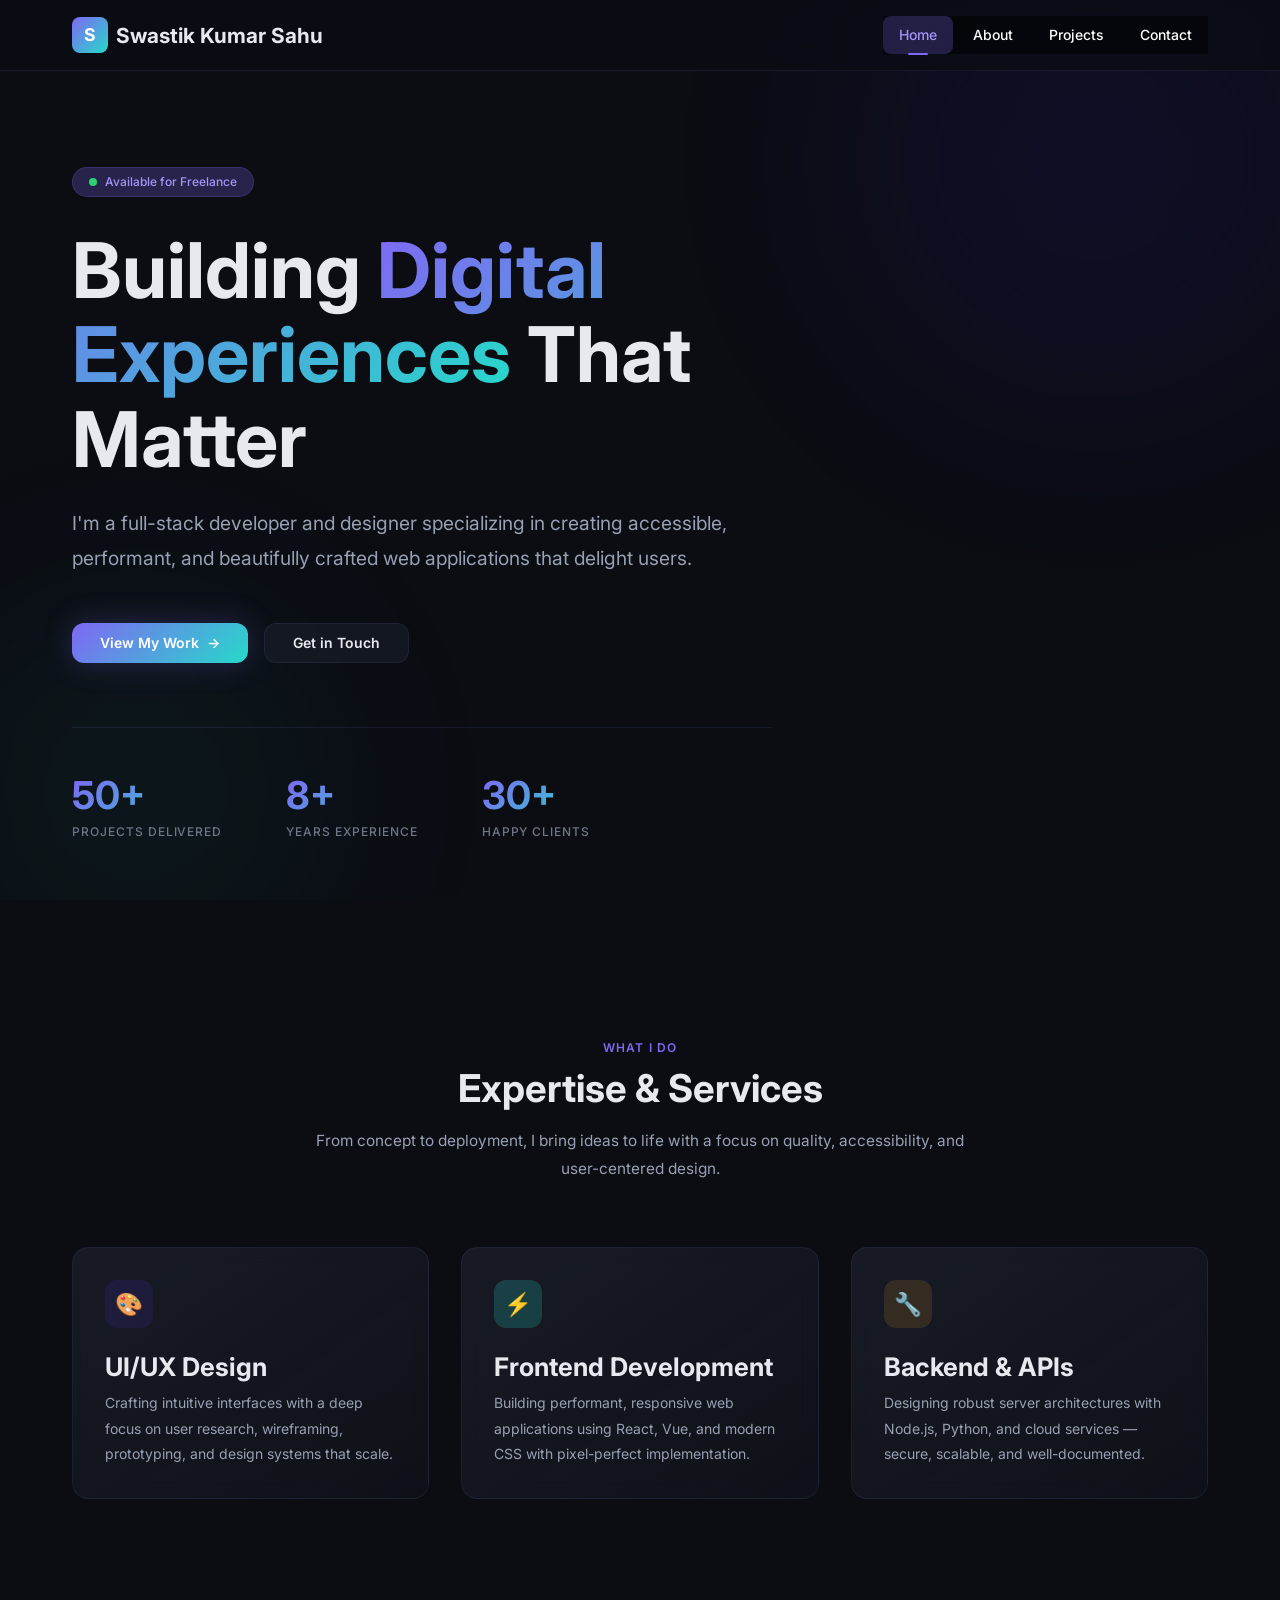
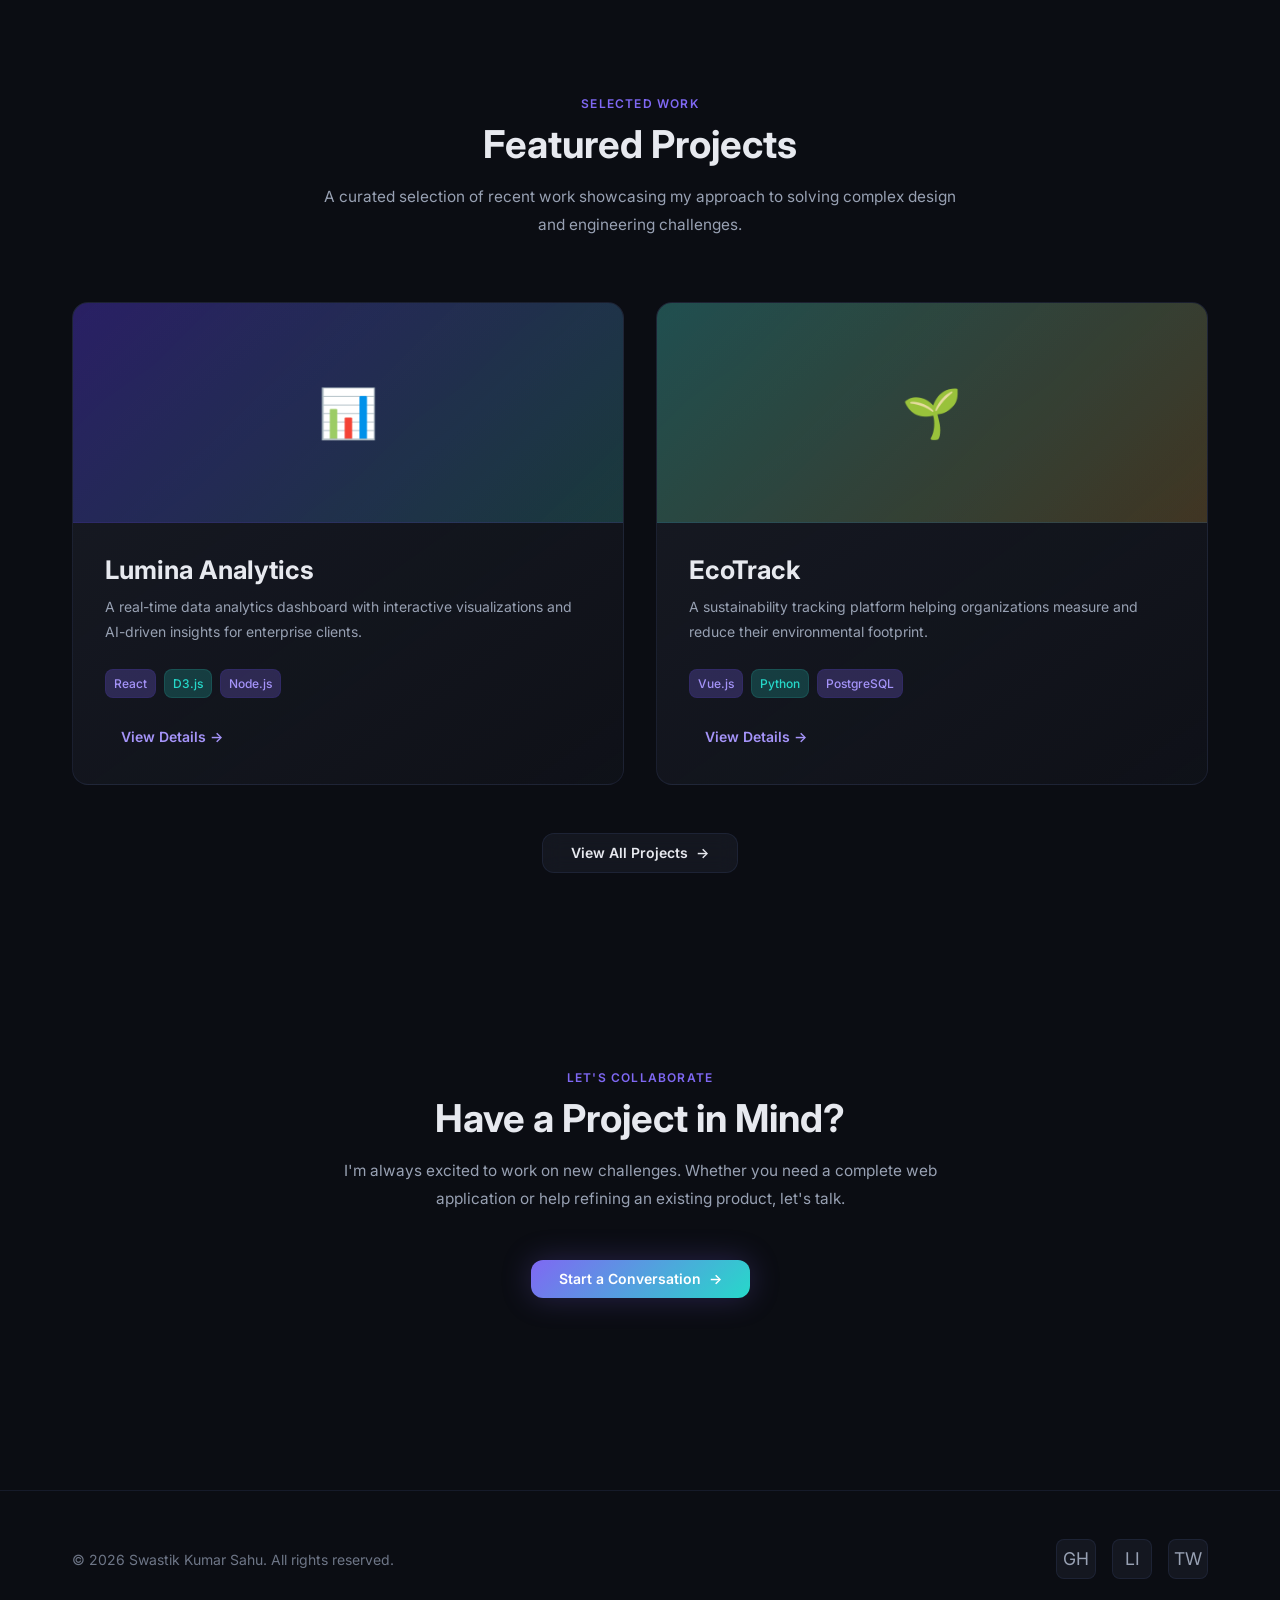
<file: index.html>
<!DOCTYPE html>
<html lang="en" dir="ltr">
<head>
  <meta charset="UTF-8">
  <meta name="viewport" content="width=device-width, initial-scale=1.0">

  <!-- SEO Meta Tags -->
  <title>Swastik Kumar Sahu — Full-Stack Developer</title>
  <meta name="description" content="Swastik Kumar Sahu is a full-stack developer and designer crafting elegant, accessible web experiences. Explore projects, skills, and get in touch.">
  <meta name="keywords" content="full-stack developer, web designer, portfolio, accessibility, UI/UX">
  <meta name="author" content="Swastik Kumar Sahu">
  <meta name="robots" content="index, follow">

  <!-- Open Graph / Social -->
  <meta property="og:type" content="website">
  <meta property="og:title" content="Swastik Kumar Sahu — Full-Stack Developer & Designer">
  <meta property="og:description" content="Crafting elegant, accessible web experiences with modern technologies.">
  <meta property="og:url" content="https://swastikkumarsahu.dev">
  <meta property="og:locale" content="en_US">

  <!-- Twitter Card -->
  <meta name="twitter:card" content="summary_large_image">
  <meta name="twitter:title" content="Swastik Kumar Sahu — Full-Stack Developer & Designer">
  <meta name="twitter:description" content="Crafting elegant, accessible web experiences with modern technologies.">

  <!-- Canonical -->
  <link rel="canonical" href="https://swastikkumarsahu.dev/">

  <!-- Preconnect for fonts -->
  <link rel="preconnect" href="https://fonts.googleapis.com">
  <link rel="preconnect" href="https://fonts.gstatic.com" crossorigin>
  <link href="https://fonts.googleapis.com/css2?family=Inter:wght@400;500;600;700&display=swap" rel="stylesheet">

  <!-- Theme color -->
  <meta name="theme-color" content="#0f1118">

  <!-- Stylesheet -->
  <link rel="stylesheet" href="styles.css">
</head>
<body>
  <!-- Ambient background orbs (decorative) -->
  <div class="bg-orbs" aria-hidden="true"></div>

  <!-- Skip to main content — WCAG 2.4.1 -->
  <a href="#main-content" class="skip-link">Skip to main content</a>

  <!-- ===================== SITE HEADER ===================== -->
  <header class="site-header" role="banner">
    <div class="container">
      <a href="index.html" class="site-logo" aria-label="Swastik Kumar Sahu — Home">
        <span class="logo-icon" aria-hidden="true">S</span>
        <span>Swastik Kumar Sahu</span>
      </a>

      <!-- Mobile nav toggle -->
      <button
        class="nav-toggle"
        id="nav-toggle"
        aria-expanded="false"
        aria-controls="primary-nav"
        aria-label="Open navigation menu"
      >
        <span class="nav-toggle__icon" aria-hidden="true"></span>
      </button>

      <!-- Primary navigation -->
      <nav class="primary-nav" id="primary-nav" aria-label="Primary navigation" data-visible="false">
        <ul class="primary-nav__list" role="list">
          <li><a href="index.html" class="primary-nav__link" aria-current="page">Home</a></li>
          <li><a href="about.html" class="primary-nav__link">About</a></li>
          <li><a href="projects.html" class="primary-nav__link">Projects</a></li>
          <li><a href="contact.html" class="primary-nav__link">Contact</a></li>
        </ul>
      </nav>
    </div>
  </header>

  <!-- ===================== MAIN CONTENT ===================== -->
  <main id="main-content">

    <!-- HERO SECTION -->
    <section class="hero" aria-labelledby="hero-title">
      <div class="container">
        <div class="hero__content">
          <span class="hero__badge" aria-label="Currently available for freelance work">
            <span class="pulse-dot" aria-hidden="true"></span>
            Available for Freelance
          </span>

          <h1 id="hero-title" class="hero__title">
            Building <span class="gradient-text">Digital Experiences</span> That Matter
          </h1>

          <p class="hero__subtitle">
            I'm a full-stack developer and designer specializing in creating accessible, 
            performant, and beautifully crafted web applications that delight users.
          </p>

          <div class="hero__actions">
            <a href="projects.html" class="btn btn--primary">
              View My Work
              <span aria-hidden="true">→</span>
            </a>
            <a href="contact.html" class="btn btn--secondary">
              Get in Touch
            </a>
          </div>

          <!-- Stats -->
          <div class="stats-row" role="list" aria-label="Professional statistics">
            <div class="stat" role="listitem">
              <span class="stat__number">50+</span>
              <span class="stat__label">Projects Delivered</span>
            </div>
            <div class="stat" role="listitem">
              <span class="stat__number">8+</span>
              <span class="stat__label">Years Experience</span>
            </div>
            <div class="stat" role="listitem">
              <span class="stat__number">30+</span>
              <span class="stat__label">Happy Clients</span>
            </div>
          </div>
        </div>
      </div>
    </section>

    <!-- WHAT I DO -->
    <section class="section" aria-labelledby="services-title">
      <div class="container">
        <header class="section__header">
          <span class="section__label">What I Do</span>
          <h2 id="services-title" class="section__title">Expertise & Services</h2>
          <p class="section__description">
            From concept to deployment, I bring ideas to life with a focus on quality, 
            accessibility, and user-centered design.
          </p>
        </header>

        <div class="cards-grid stagger-children" role="list" aria-label="Services offered">
          <!-- Card 1 -->
          <article class="card" role="listitem">
            <div class="card__icon card__icon--purple" aria-hidden="true">🎨</div>
            <h3 class="card__title">UI/UX Design</h3>
            <p class="card__text">
              Crafting intuitive interfaces with a deep focus on user research, 
              wireframing, prototyping, and design systems that scale.
            </p>
          </article>

          <!-- Card 2 -->
          <article class="card" role="listitem">
            <div class="card__icon card__icon--teal" aria-hidden="true">⚡</div>
            <h3 class="card__title">Frontend Development</h3>
            <p class="card__text">
              Building performant, responsive web applications using React, Vue, 
              and modern CSS with pixel-perfect implementation.
            </p>
          </article>

          <!-- Card 3 -->
          <article class="card" role="listitem">
            <div class="card__icon card__icon--amber" aria-hidden="true">🔧</div>
            <h3 class="card__title">Backend & APIs</h3>
            <p class="card__text">
              Designing robust server architectures with Node.js, Python, and 
              cloud services — secure, scalable, and well-documented.
            </p>
          </article>
        </div>
      </div>
    </section>

    <!-- FEATURED PROJECTS PREVIEW -->
    <section class="section" aria-labelledby="featured-title">
      <div class="container">
        <header class="section__header">
          <span class="section__label">Selected Work</span>
          <h2 id="featured-title" class="section__title">Featured Projects</h2>
          <p class="section__description">
            A curated selection of recent work showcasing my approach to solving 
            complex design and engineering challenges.
          </p>
        </header>

        <div class="cards-grid" role="list" aria-label="Featured projects">
          <!-- Project 1 -->
          <article class="project-card animate-on-scroll" role="listitem">
            <div class="project-card__image" style="background: linear-gradient(135deg, hsla(250, 60%, 35%, 0.6), hsla(175, 50%, 30%, 0.4)); display: flex; align-items: center; justify-content: center; font-size: 3rem;" role="img" aria-label="Lumina Analytics dashboard preview">
              📊
            </div>
            <div class="project-card__body">
              <h3 class="project-card__title">Lumina Analytics</h3>
              <p class="project-card__description">
                A real-time data analytics dashboard with interactive visualizations 
                and AI-driven insights for enterprise clients.
              </p>
              <div class="project-card__tags" aria-label="Technologies used">
                <span class="tag">React</span>
                <span class="tag tag--teal">D3.js</span>
                <span class="tag">Node.js</span>
              </div>
              <div class="project-card__links">
                <a href="projects.html" class="btn btn--ghost">View Details →</a>
              </div>
            </div>
          </article>

          <!-- Project 2 -->
          <article class="project-card animate-on-scroll" role="listitem">
            <div class="project-card__image" style="background: linear-gradient(135deg, hsla(175, 50%, 30%, 0.6), hsla(40, 50%, 35%, 0.4)); display: flex; align-items: center; justify-content: center; font-size: 3rem;" role="img" aria-label="EcoTrack mobile application preview">
              🌱
            </div>
            <div class="project-card__body">
              <h3 class="project-card__title">EcoTrack</h3>
              <p class="project-card__description">
                A sustainability tracking platform helping organizations 
                measure and reduce their environmental footprint.
              </p>
              <div class="project-card__tags" aria-label="Technologies used">
                <span class="tag">Vue.js</span>
                <span class="tag tag--teal">Python</span>
                <span class="tag">PostgreSQL</span>
              </div>
              <div class="project-card__links">
                <a href="projects.html" class="btn btn--ghost">View Details →</a>
              </div>
            </div>
          </article>
        </div>

        <div style="text-align: center; margin-top: var(--space-2xl);">
          <a href="projects.html" class="btn btn--secondary">
            View All Projects
            <span aria-hidden="true">→</span>
          </a>
        </div>
      </div>
    </section>

    <!-- CTA SECTION -->
    <section class="section" aria-labelledby="cta-title" style="text-align: center;">
      <div class="container container--narrow animate-on-scroll">
        <span class="section__label">Let's Collaborate</span>
        <h2 id="cta-title" class="section__title" style="margin-bottom: var(--space-md);">Have a Project in Mind?</h2>
        <p class="section__description" style="margin-bottom: var(--space-2xl);">
          I'm always excited to work on new challenges. Whether you need a 
          complete web application or help refining an existing product, 
          let's talk.
        </p>
        <a href="contact.html" class="btn btn--primary">
          Start a Conversation
          <span aria-hidden="true">→</span>
        </a>
      </div>
    </section>
  </main>

  <!-- ===================== SITE FOOTER ===================== -->
  <footer class="site-footer" role="contentinfo">
    <div class="container">
      <div class="footer__inner">
        <p class="footer__copyright">
          © <time datetime="2026">2026</time> Swastik Kumar Sahu. All rights reserved.
        </p>

        <nav aria-label="Social media links">
          <ul class="footer__social" role="list">
            <li>
              <a href="https://github.com" class="footer__social-link" aria-label="GitHub profile" target="_blank" rel="noopener noreferrer">
                <span aria-hidden="true">GH</span>
              </a>
            </li>
            <li>
              <a href="https://linkedin.com" class="footer__social-link" aria-label="LinkedIn profile" target="_blank" rel="noopener noreferrer">
                <span aria-hidden="true">LI</span>
              </a>
            </li>
            <li>
              <a href="https://twitter.com" class="footer__social-link" aria-label="Twitter profile" target="_blank" rel="noopener noreferrer">
                <span aria-hidden="true">TW</span>
              </a>
            </li>
          </ul>
        </nav>
      </div>
    </div>
  </footer>

  <!-- Scripts -->
  <script src="main.js"></script>
</body>
</html>
</file>
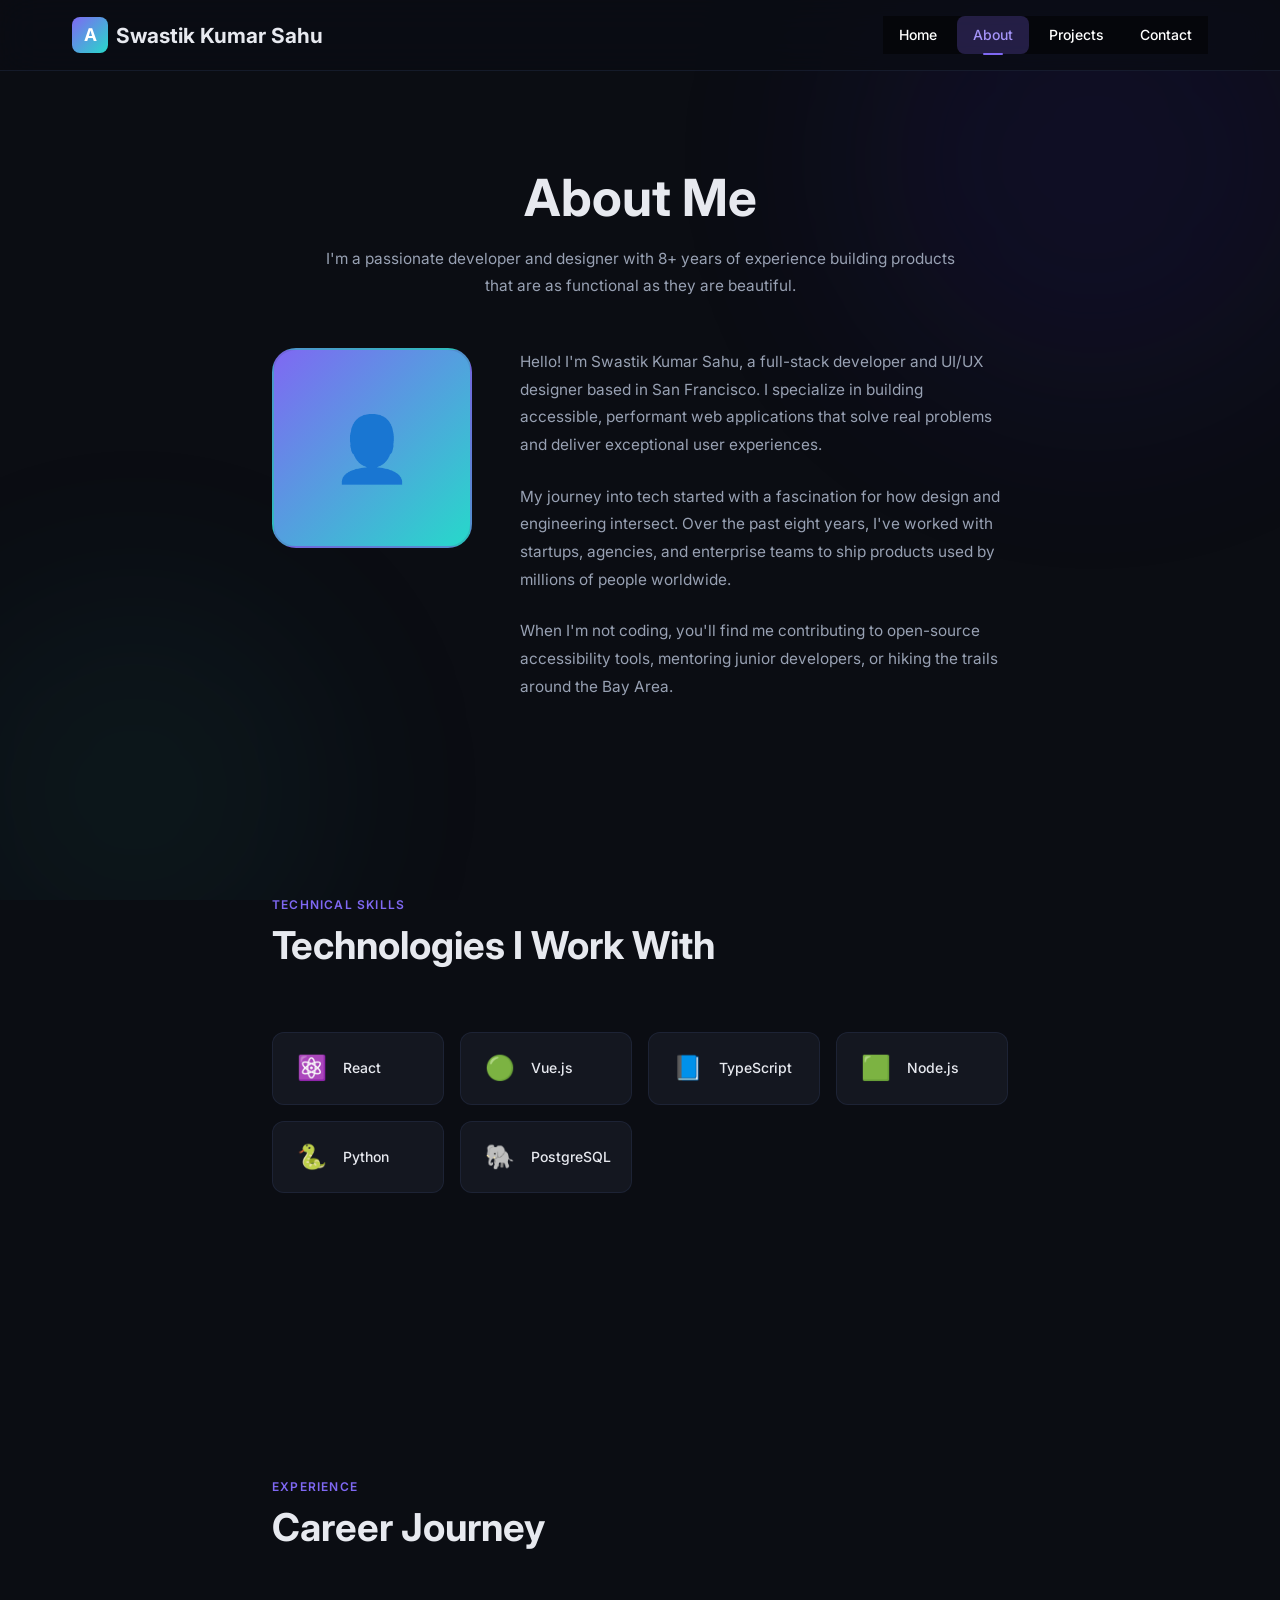
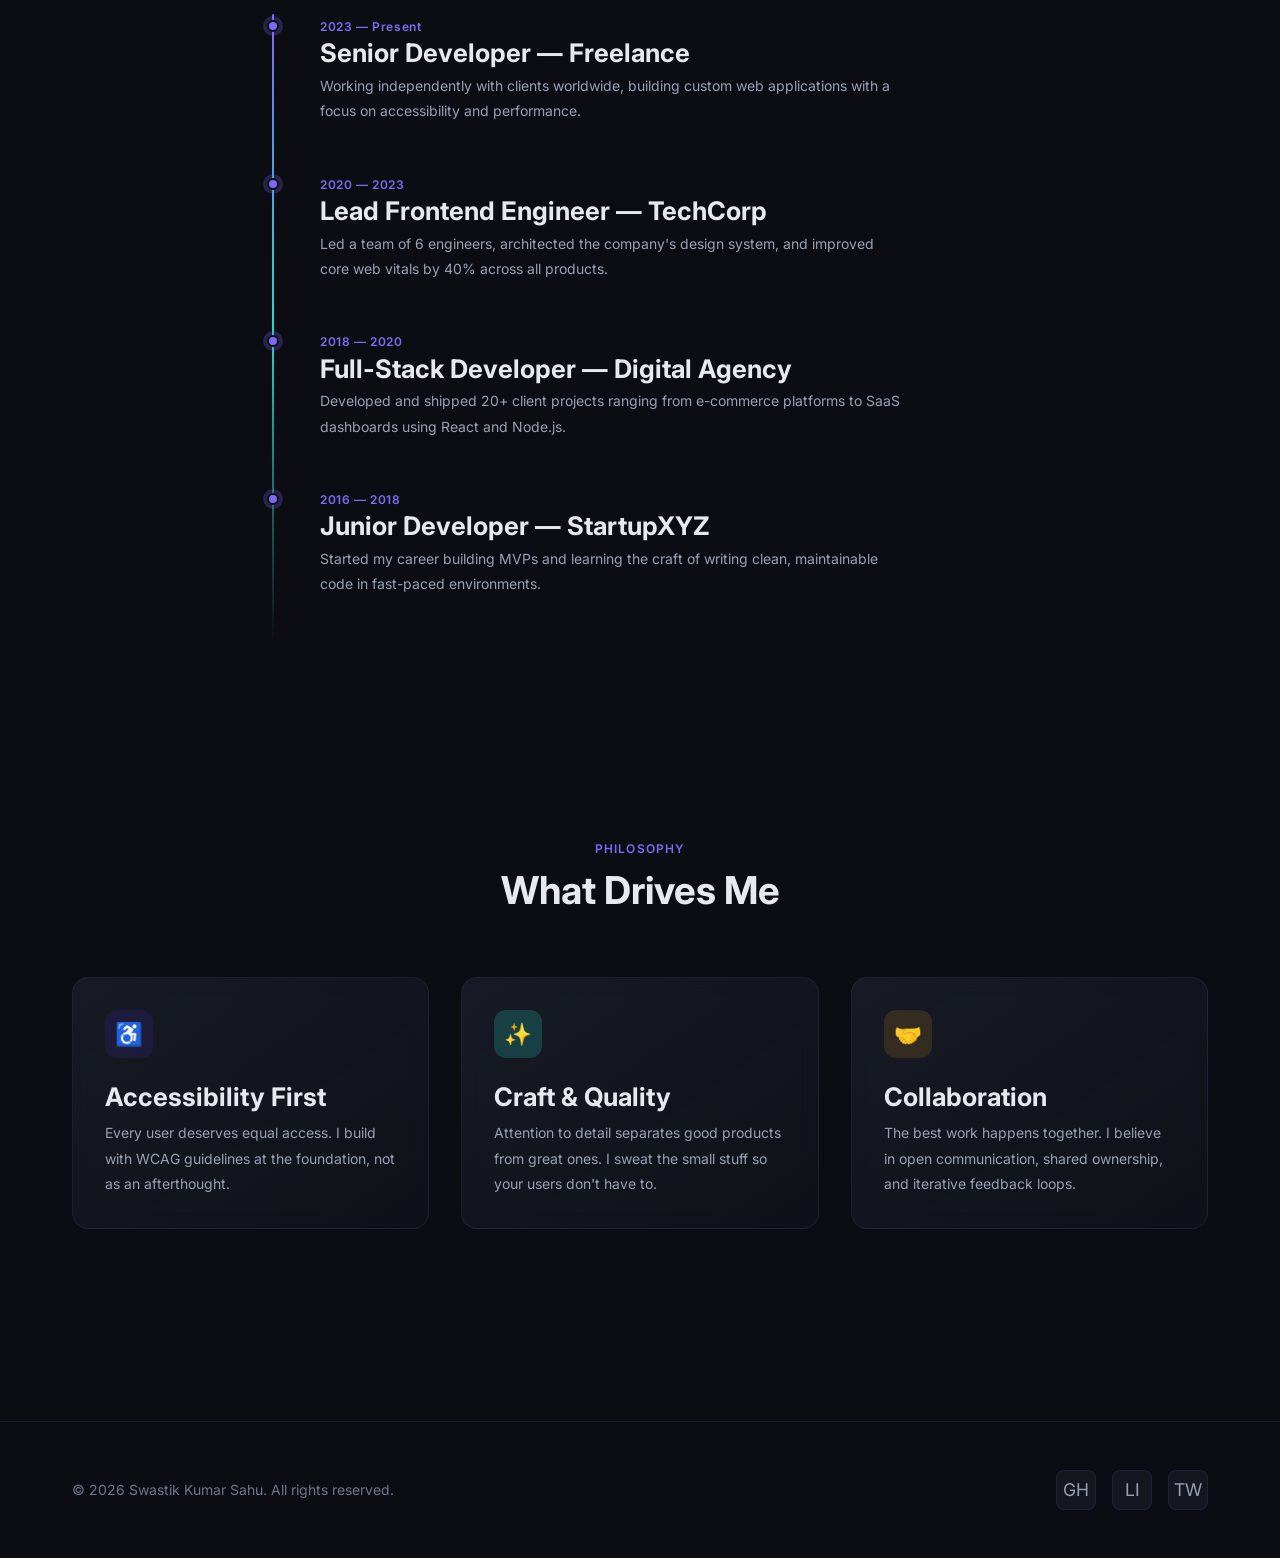
<file: about.html>
<!DOCTYPE html>
<html lang="en" dir="ltr">
<head>
  <meta charset="UTF-8">
  <meta name="viewport" content="width=device-width, initial-scale=1.0">

  <!-- SEO Meta Tags -->
  <title>About — Swastik Kumar Sahu | Full-Stack Developer & Designer</title>
  <meta name="description" content="Learn about Swastik Kumar Sahu's journey as a full-stack developer and designer. Explore skills, experience, and the philosophy behind building accessible web experiences.">
  <meta name="keywords" content="about, developer bio, skills, experience, accessibility advocate">
  <meta name="author" content="Swastik Kumar Sahu">
  <meta name="robots" content="index, follow">

  <!-- Open Graph -->
  <meta property="og:type" content="profile">
  <meta property="og:title" content="About — Swastik Kumar Sahu">
  <meta property="og:description" content="Learn about my journey, skills, and philosophy as a developer and designer.">
  <meta property="og:url" content="https://Swastik Kumar Sahu.dev/about">

  <!-- Canonical -->
  <link rel="canonical" href="https://Swastik Kumar Sahu.dev/about">

  <!-- Fonts -->
  <link rel="preconnect" href="https://fonts.googleapis.com">
  <link rel="preconnect" href="https://fonts.gstatic.com" crossorigin>
  <link href="https://fonts.googleapis.com/css2?family=Inter:wght@400;500;600;700&display=swap" rel="stylesheet">

  <meta name="theme-color" content="#0f1118">
  <link rel="stylesheet" href="styles.css">
</head>
<body>
  <div class="bg-orbs" aria-hidden="true"></div>
  <a href="#main-content" class="skip-link">Skip to main content</a>

  <!-- ===================== SITE HEADER ===================== -->
  <header class="site-header" role="banner">
    <div class="container">
      <a href="index.html" class="site-logo" aria-label="Swastik Kumar Sahu — Home">
        <span class="logo-icon" aria-hidden="true">A</span>
        <span>Swastik Kumar Sahu</span>
      </a>

      <button
        class="nav-toggle"
        id="nav-toggle"
        aria-expanded="false"
        aria-controls="primary-nav"
        aria-label="Open navigation menu"
      >
        <span class="nav-toggle__icon" aria-hidden="true"></span>
      </button>

      <nav class="primary-nav" id="primary-nav" aria-label="Primary navigation" data-visible="false">
        <ul class="primary-nav__list" role="list">
          <li><a href="index.html" class="primary-nav__link">Home</a></li>
          <li><a href="about.html" class="primary-nav__link" aria-current="page">About</a></li>
          <li><a href="projects.html" class="primary-nav__link">Projects</a></li>
          <li><a href="contact.html" class="primary-nav__link">Contact</a></li>
        </ul>
      </nav>
    </div>
  </header>

  <!-- ===================== MAIN CONTENT ===================== -->
  <main id="main-content">

    <!-- PAGE HEADER -->
    <div class="page-header">
      <div class="container container--narrow">
        <h1 class="page-header__title">About Me</h1>
        <p class="page-header__description">
          I'm a passionate developer and designer with 8+ years of experience 
          building products that are as functional as they are beautiful.
        </p>
      </div>
    </div>

    <!-- BIO SECTION -->
    <section class="section" aria-labelledby="bio-title" style="padding-top: 0;">
      <div class="container container--narrow">
        <div class="animate-on-scroll">
          <h2 id="bio-title" class="sr-only">Biography</h2>
          <div style="display: grid; grid-template-columns: 200px 1fr; gap: var(--space-2xl); align-items: start;">
            <!-- Profile photo placeholder -->
            <aside aria-label="Profile photo">
              <div
                style="width: 200px; height: 200px; border-radius: var(--radius-xl); background: var(--gradient-accent); display: flex; align-items: center; justify-content: center; font-size: 4rem; border: 2px solid var(--clr-border-glass);"
                role="img"
                aria-label="Swastik Kumar Sahu portrait"
              >
                👤
              </div>
            </aside>

            <div>
              <p style="margin-bottom: var(--space-lg);">
                Hello! I'm Swastik Kumar Sahu, a full-stack developer and UI/UX designer based in 
                San Francisco. I specialize in building accessible, performant web 
                applications that solve real problems and deliver exceptional user experiences.
              </p>
              <p style="margin-bottom: var(--space-lg);">
                My journey into tech started with a fascination for how design and 
                engineering intersect. Over the past eight years, I've worked with 
                startups, agencies, and enterprise teams to ship products used by 
                millions of people worldwide.
              </p>
              <p>
                When I'm not coding, you'll find me contributing to open-source 
                accessibility tools, mentoring junior developers, or hiking the 
                trails around the Bay Area.
              </p>
            </div>
          </div>
        </div>
      </div>
    </section>

    <!-- SKILLS SECTION -->
    <section class="section" aria-labelledby="skills-title">
      <div class="container container--narrow">
        <header class="section__header" style="text-align: left;">
          <span class="section__label">Technical Skills</span>
          <h2 id="skills-title" class="section__title">Technologies I Work With</h2>
        </header>

        <div class="skills-grid stagger-children" role="list" aria-label="Technical skills">
          <div class="skill-item" role="listitem">
            <span class="skill-item__icon" aria-hidden="true">⚛️</span>
            <span class="skill-item__name">React</span>
          </div>
          <div class="skill-item" role="listitem">
            <span class="skill-item__icon" aria-hidden="true">🟢</span>
            <span class="skill-item__name">Vue.js</span>
          </div>
          <div class="skill-item" role="listitem">
            <span class="skill-item__icon" aria-hidden="true">📘</span>
            <span class="skill-item__name">TypeScript</span>
          </div>
          <div class="skill-item" role="listitem">
            <span class="skill-item__icon" aria-hidden="true">🟩</span>
            <span class="skill-item__name">Node.js</span>
          </div>
          <div class="skill-item" role="listitem">
            <span class="skill-item__icon" aria-hidden="true">🐍</span>
            <span class="skill-item__name">Python</span>
          </div>
          <div class="skill-item" role="listitem">
            <span class="skill-item__icon" aria-hidden="true">🐘</span>
            <span class="skill-item__name">PostgreSQL</span>
          </div>
          <div class="skill-item" role="listitem">
            <span class="skill-item__icon" aria-hidden="true">🎨</span>
            <span class="skill-item__name">Figma</span>
          </div>
          <div class="skill-item" role="listitem">
            <span class="skill-item__icon" aria-hidden="true">☁️</span>
            <span class="skill-item__name">AWS</span>
          </div>
          <div class="skill-item" role="listitem">
            <span class="skill-item__icon" aria-hidden="true">🐳</span>
            <span class="skill-item__name">Docker</span>
          </div>
          <div class="skill-item" role="listitem">
            <span class="skill-item__icon" aria-hidden="true">📊</span>
            <span class="skill-item__name">GraphQL</span>
          </div>
          <div class="skill-item" role="listitem">
            <span class="skill-item__icon" aria-hidden="true">🔄</span>
            <span class="skill-item__name">Git</span>
          </div>
          <div class="skill-item" role="listitem">
            <span class="skill-item__icon" aria-hidden="true">♿</span>
            <span class="skill-item__name">WCAG/A11y</span>
          </div>
        </div>
      </div>
    </section>

    <!-- EXPERIENCE TIMELINE -->
    <section class="section" aria-labelledby="experience-title">
      <div class="container container--narrow">
        <header class="section__header" style="text-align: left;">
          <span class="section__label">Experience</span>
          <h2 id="experience-title" class="section__title">Career Journey</h2>
        </header>

        <div class="timeline animate-on-scroll" role="list" aria-label="Career timeline">
          <div class="timeline__item" role="listitem">
            <span class="timeline__year">2023 — Present</span>
            <h3 class="timeline__title">Senior Developer — Freelance</h3>
            <p class="timeline__text">
              Working independently with clients worldwide, building custom web 
              applications with a focus on accessibility and performance.
            </p>
          </div>

          <div class="timeline__item" role="listitem">
            <span class="timeline__year">2020 — 2023</span>
            <h3 class="timeline__title">Lead Frontend Engineer — TechCorp</h3>
            <p class="timeline__text">
              Led a team of 6 engineers, architected the company's design system, 
              and improved core web vitals by 40% across all products.
            </p>
          </div>

          <div class="timeline__item" role="listitem">
            <span class="timeline__year">2018 — 2020</span>
            <h3 class="timeline__title">Full-Stack Developer — Digital Agency</h3>
            <p class="timeline__text">
              Developed and shipped 20+ client projects ranging from e-commerce 
              platforms to SaaS dashboards using React and Node.js.
            </p>
          </div>

          <div class="timeline__item" role="listitem">
            <span class="timeline__year">2016 — 2018</span>
            <h3 class="timeline__title">Junior Developer — StartupXYZ</h3>
            <p class="timeline__text">
              Started my career building MVPs and learning the craft of writing 
              clean, maintainable code in fast-paced environments.
            </p>
          </div>
        </div>
      </div>
    </section>

    <!-- VALUES -->
    <section class="section" aria-labelledby="values-title">
      <div class="container">
        <header class="section__header">
          <span class="section__label">Philosophy</span>
          <h2 id="values-title" class="section__title">What Drives Me</h2>
        </header>

        <div class="cards-grid stagger-children" role="list" aria-label="Core values">
          <article class="card" role="listitem">
            <div class="card__icon card__icon--purple" aria-hidden="true">♿</div>
            <h3 class="card__title">Accessibility First</h3>
            <p class="card__text">
              Every user deserves equal access. I build with WCAG guidelines at 
              the foundation, not as an afterthought.
            </p>
          </article>

          <article class="card" role="listitem">
            <div class="card__icon card__icon--teal" aria-hidden="true">✨</div>
            <h3 class="card__title">Craft & Quality</h3>
            <p class="card__text">
              Attention to detail separates good products from great ones. I sweat 
              the small stuff so your users don't have to.
            </p>
          </article>

          <article class="card" role="listitem">
            <div class="card__icon card__icon--amber" aria-hidden="true">🤝</div>
            <h3 class="card__title">Collaboration</h3>
            <p class="card__text">
              The best work happens together. I believe in open communication, 
              shared ownership, and iterative feedback loops.
            </p>
          </article>
        </div>
      </div>
    </section>
  </main>

  <!-- ===================== SITE FOOTER ===================== -->
  <footer class="site-footer" role="contentinfo">
    <div class="container">
      <div class="footer__inner">
        <p class="footer__copyright">
          © <time datetime="2026">2026</time> Swastik Kumar Sahu. All rights reserved.
        </p>
        <nav aria-label="Social media links">
          <ul class="footer__social" role="list">
            <li>
              <a href="https://github.com" class="footer__social-link" aria-label="GitHub profile" target="_blank" rel="noopener noreferrer">
                <span aria-hidden="true">GH</span>
              </a>
            </li>
            <li>
              <a href="https://linkedin.com" class="footer__social-link" aria-label="LinkedIn profile" target="_blank" rel="noopener noreferrer">
                <span aria-hidden="true">LI</span>
              </a>
            </li>
            <li>
              <a href="https://twitter.com" class="footer__social-link" aria-label="Twitter profile" target="_blank" rel="noopener noreferrer">
                <span aria-hidden="true">TW</span>
              </a>
            </li>
          </ul>
        </nav>
      </div>
    </div>
  </footer>

  <script src="main.js"></script>
</body>
</html>
</file>
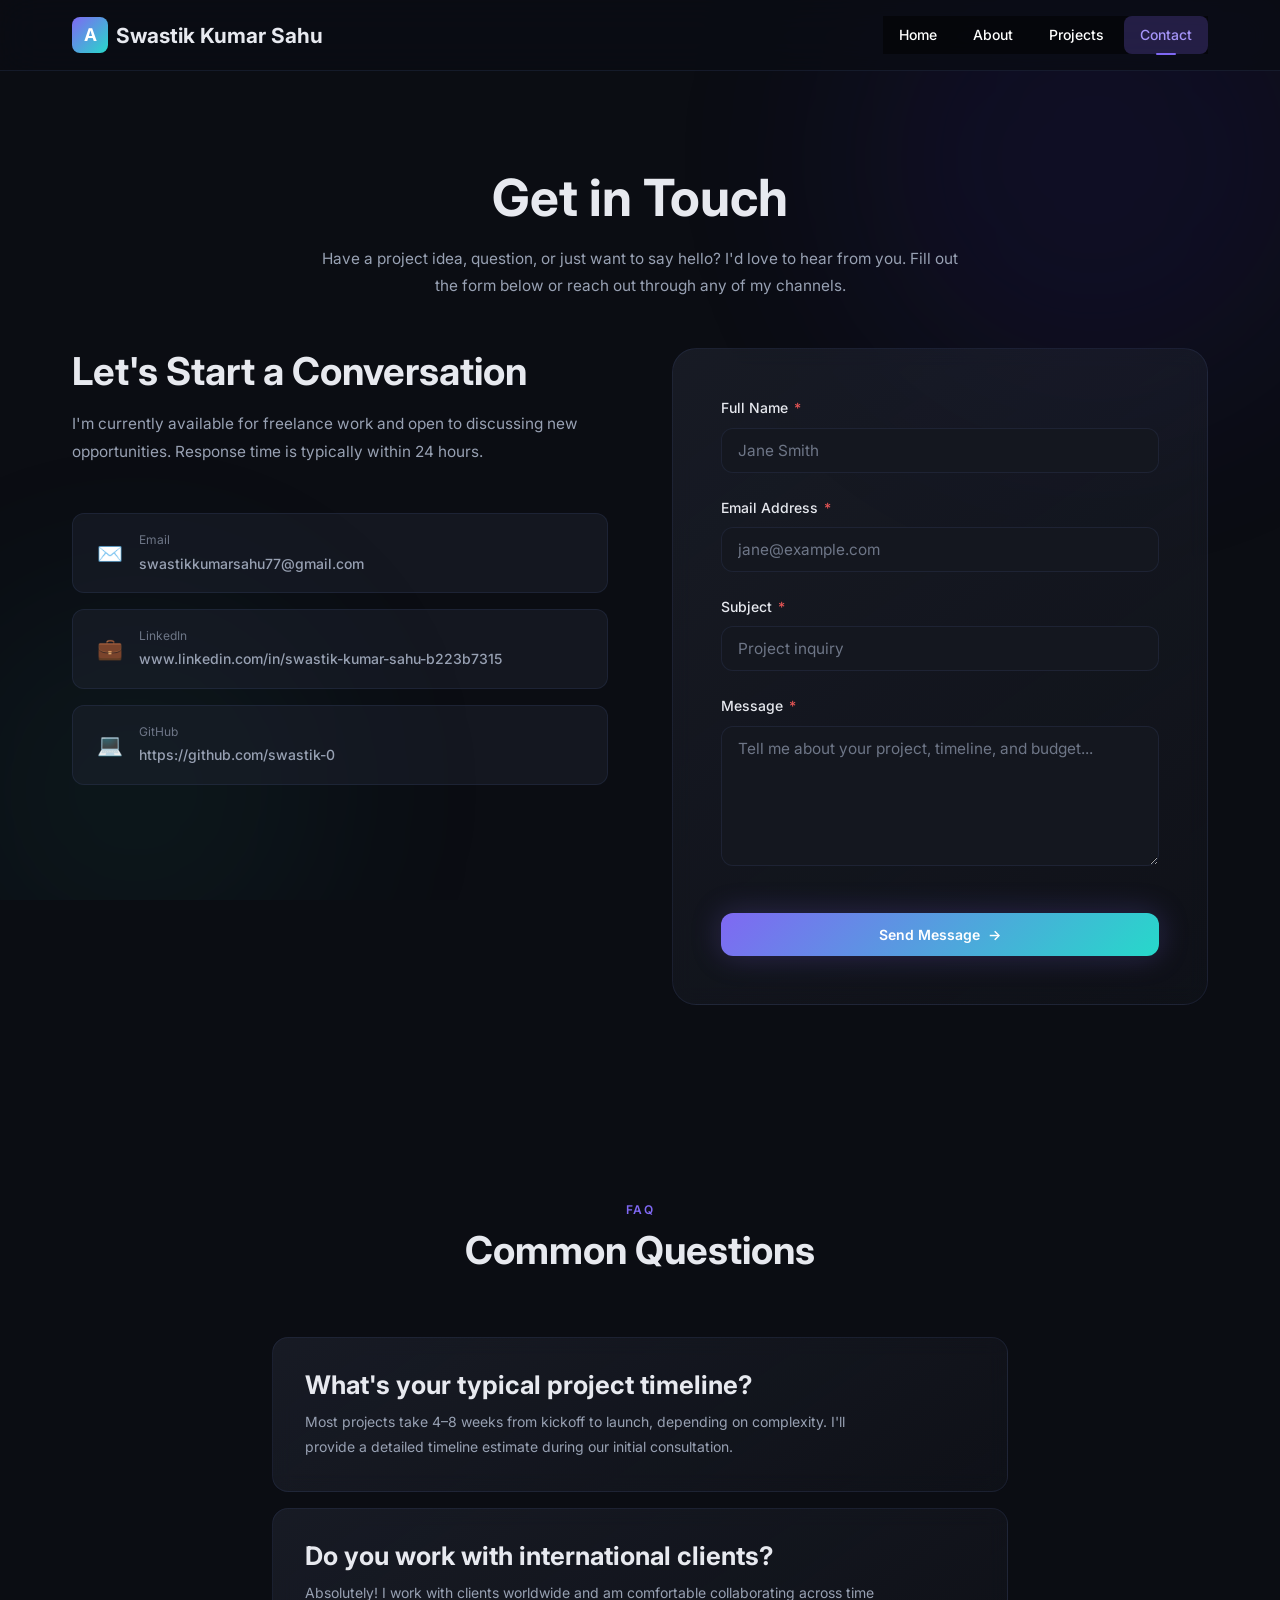
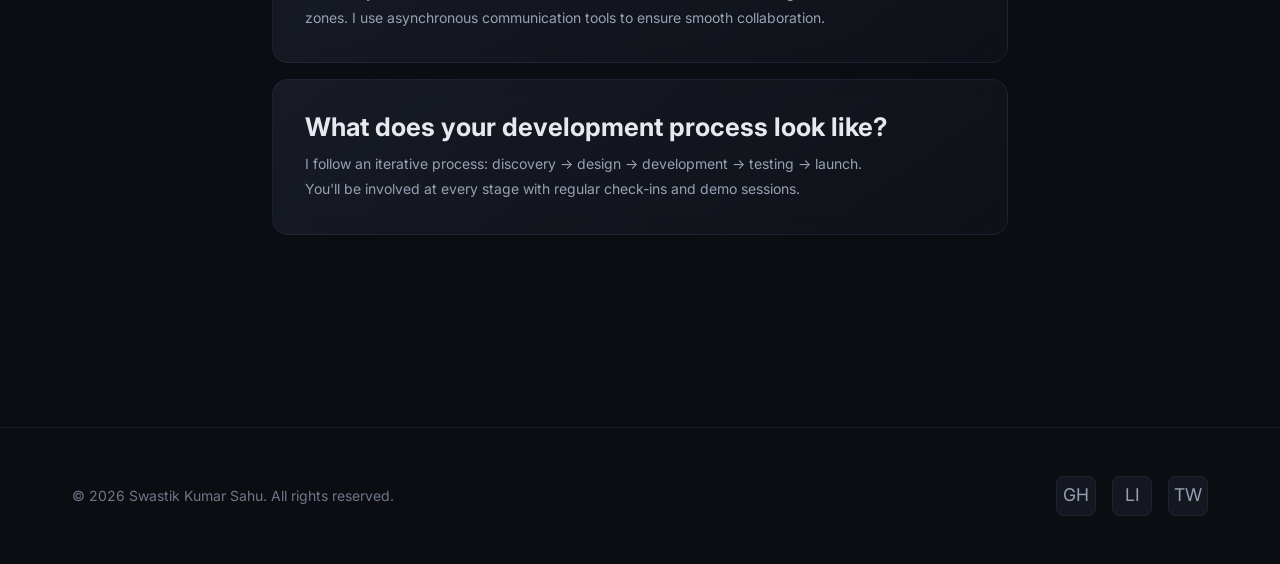
<file: contact.html>
<!DOCTYPE html>
<html lang="en" dir="ltr">
<head>
  <meta charset="UTF-8">
  <meta name="viewport" content="width=device-width, initial-scale=1.0">

  <!-- SEO Meta Tags -->
  <title>Contact — Swastik Kumar Sahu | Get in Touch</title>
  <meta name="description" content="Get in touch with Swastik Kumar Sahu for freelance web development, design projects, or collaboration opportunities. Fill out the contact form or reach out directly.">
  <meta name="keywords" content="contact, hire developer, freelance, web development inquiry">
  <meta name="author" content="Swastik Kumar Sahu">
  <meta name="robots" content="index, follow">

  <!-- Open Graph -->
  <meta property="og:type" content="website">
  <meta property="og:title" content="Contact — Swastik Kumar Sahu">
  <meta property="og:description" content="Get in touch for freelance projects, collaborations, or just to say hello.">
  <meta property="og:url" content="https://Swastik Kumar Sahu.dev/contact">

  <!-- Canonical -->
  <link rel="canonical" href="https://Swastik Kumar Sahu.dev/contact">

  <!-- Fonts -->
  <link rel="preconnect" href="https://fonts.googleapis.com">
  <link rel="preconnect" href="https://fonts.gstatic.com" crossorigin>
  <link href="https://fonts.googleapis.com/css2?family=Inter:wght@400;500;600;700&display=swap" rel="stylesheet">

  <meta name="theme-color" content="#0f1118">
  <link rel="stylesheet" href="styles.css">
</head>
<body>
  <div class="bg-orbs" aria-hidden="true"></div>
  <a href="#main-content" class="skip-link">Skip to main content</a>

  <!-- ===================== SITE HEADER ===================== -->
  <header class="site-header" role="banner">
    <div class="container">
      <a href="index.html" class="site-logo" aria-label="Swastik Kumar Sahu — Home">
        <span class="logo-icon" aria-hidden="true">A</span>
        <span>Swastik Kumar Sahu</span>
      </a>

      <button
        class="nav-toggle"
        id="nav-toggle"
        aria-expanded="false"
        aria-controls="primary-nav"
        aria-label="Open navigation menu"
      >
        <span class="nav-toggle__icon" aria-hidden="true"></span>
      </button>

      <nav class="primary-nav" id="primary-nav" aria-label="Primary navigation" data-visible="false">
        <ul class="primary-nav__list" role="list">
          <li><a href="index.html" class="primary-nav__link">Home</a></li>
          <li><a href="about.html" class="primary-nav__link">About</a></li>
          <li><a href="projects.html" class="primary-nav__link">Projects</a></li>
          <li><a href="contact.html" class="primary-nav__link" aria-current="page">Contact</a></li>
        </ul>
      </nav>
    </div>
  </header>

  <!-- ===================== MAIN CONTENT ===================== -->
  <main id="main-content">

    <!-- PAGE HEADER -->
    <div class="page-header">
      <div class="container container--narrow">
        <h1 class="page-header__title">Get in Touch</h1>
        <p class="page-header__description">
          Have a project idea, question, or just want to say hello? I'd love 
          to hear from you. Fill out the form below or reach out through any 
          of my channels.
        </p>
      </div>
    </div>

    <!-- CONTACT SECTION -->
    <section class="section" aria-labelledby="contact-section-title" style="padding-top: 0;">
      <div class="container">
        <h2 id="contact-section-title" class="sr-only">Contact Information and Form</h2>

        <div class="contact-layout">

          <!-- CONTACT INFO (left column) -->
          <aside class="contact-info animate-on-scroll" aria-label="Contact details and social links">
            <h3 class="contact-info__title">Let's Start a Conversation</h3>
            <p class="contact-info__text">
              I'm currently available for freelance work and open to 
              discussing new opportunities. Response time is typically 
              within 24 hours.
            </p>

            <div class="contact-links">
              <a href="mailto:swastikkumarsahu77@gmail.com" class="contact-link" aria-label="Send email to swastikkumarsahu77@gmail.com">
                <span class="contact-link__icon" aria-hidden="true">✉️</span>
                <div>
                  <span class="contact-link__label">Email</span>
                  <span class="contact-link__value">swastikkumarsahu77@gmail.com</span>
                </div>
              </a>

              <a href="https://www.linkedin.com/in/swastik-kumar-sahu-b223b7315" class="contact-link" target="_blank" rel="noopener noreferrer" aria-label="Connect on LinkedIn">
                <span class="contact-link__icon" aria-hidden="true">💼</span>
                <div>
                  <span class="contact-link__label">LinkedIn</span>
                  <span class="contact-link__value">www.linkedin.com/in/swastik-kumar-sahu-b223b7315</span>
                </div>
              </a>

              <a href="https://github.com/swastik-0" class="contact-link" target="_blank" rel="noopener noreferrer" aria-label="View GitHub profile">
                <span class="contact-link__icon" aria-hidden="true">💻</span>
                <div>
                  <span class="contact-link__label">GitHub</span>
                  <span class="contact-link__value">https://github.com/swastik-0</span>
                </div>
              </a>
            </div>
          </aside>

          <!-- CONTACT FORM (right column) -->
          <div class="animate-on-scroll" style="animation-delay: 0.15s;">
            <form
              id="contact-form"
              class="form"
              action="#"
              method="post"
              novalidate
              aria-label="Contact form"
            >
              <fieldset style="border: none; padding: 0; margin: 0;">
                <legend class="sr-only">Send a message to Swastik Kumar Sahu</legend>

                <!-- Name -->
                <div class="form__group">
                  <label for="contact-name" class="form__label">
                    Full Name <span class="required" aria-label="required">*</span>
                  </label>
                  <input
                    type="text"
                    id="contact-name"
                    name="name"
                    class="form__input"
                    placeholder="Jane Smith"
                    required
                    autocomplete="name"
                    aria-required="true"
                  >
                  <p class="form__error" id="contact-name-error" aria-live="polite"></p>
                </div>

                <!-- Email -->
                <div class="form__group">
                  <label for="contact-email" class="form__label">
                    Email Address <span class="required" aria-label="required">*</span>
                  </label>
                  <input
                    type="email"
                    id="contact-email"
                    name="email"
                    class="form__input"
                    placeholder="jane@example.com"
                    required
                    autocomplete="email"
                    aria-required="true"
                  >
                  <p class="form__error" id="contact-email-error" aria-live="polite"></p>
                </div>

                <!-- Subject -->
                <div class="form__group">
                  <label for="contact-subject" class="form__label">
                    Subject <span class="required" aria-label="required">*</span>
                  </label>
                  <input
                    type="text"
                    id="contact-subject"
                    name="subject"
                    class="form__input"
                    placeholder="Project inquiry"
                    required
                    aria-required="true"
                  >
                  <p class="form__error" id="contact-subject-error" aria-live="polite"></p>
                </div>

                <!-- Message -->
                <div class="form__group">
                  <label for="contact-message" class="form__label">
                    Message <span class="required" aria-label="required">*</span>
                  </label>
                  <textarea
                    id="contact-message"
                    name="message"
                    class="form__textarea"
                    placeholder="Tell me about your project, timeline, and budget..."
                    required
                    aria-required="true"
                    rows="5"
                  ></textarea>
                  <p class="form__error" id="contact-message-error" aria-live="polite"></p>
                </div>

                <!-- Submit -->
                <button type="submit" class="btn btn--primary form__submit" id="contact-submit">
                  Send Message
                  <span aria-hidden="true">→</span>
                </button>
              </fieldset>

              <!-- Success message -->
              <div class="form__success" id="form-success" aria-live="polite">
                ✅ Message sent successfully! I'll get back to you within 24 hours.
              </div>
            </form>
          </div>
        </div>
      </div>
    </section>

    <!-- FAQ SECTION -->
    <section class="section" aria-labelledby="faq-title">
      <div class="container container--narrow">
        <header class="section__header">
          <span class="section__label">FAQ</span>
          <h2 id="faq-title" class="section__title">Common Questions</h2>
        </header>

        <div class="stagger-children" role="list" aria-label="Frequently asked questions">
          <article class="card" role="listitem" style="margin-bottom: var(--space-md);">
            <h3 class="card__title">What's your typical project timeline?</h3>
            <p class="card__text">
              Most projects take 4–8 weeks from kickoff to launch, depending on 
              complexity. I'll provide a detailed timeline estimate during our 
              initial consultation.
            </p>
          </article>

          <article class="card" role="listitem" style="margin-bottom: var(--space-md);">
            <h3 class="card__title">Do you work with international clients?</h3>
            <p class="card__text">
              Absolutely! I work with clients worldwide and am comfortable 
              collaborating across time zones. I use asynchronous communication 
              tools to ensure smooth collaboration.
            </p>
          </article>

          <article class="card" role="listitem">
            <h3 class="card__title">What does your development process look like?</h3>
            <p class="card__text">
              I follow an iterative process: discovery → design → development → 
              testing → launch. You'll be involved at every stage with regular 
              check-ins and demo sessions.
            </p>
          </article>
        </div>
      </div>
    </section>
  </main>

  <!-- ===================== SITE FOOTER ===================== -->
  <footer class="site-footer" role="contentinfo">
    <div class="container">
      <div class="footer__inner">
        <p class="footer__copyright">
          © <time datetime="2026">2026</time> Swastik Kumar Sahu. All rights reserved.
        </p>
        <nav aria-label="Social media links">
          <ul class="footer__social" role="list">
            <li>
              <a href="https://github.com" class="footer__social-link" aria-label="GitHub profile" target="_blank" rel="noopener noreferrer">
                <span aria-hidden="true">GH</span>
              </a>
            </li>
            <li>
              <a href="https://linkedin.com" class="footer__social-link" aria-label="LinkedIn profile" target="_blank" rel="noopener noreferrer">
                <span aria-hidden="true">LI</span>
              </a>
            </li>
            <li>
              <a href="https://twitter.com" class="footer__social-link" aria-label="Twitter profile" target="_blank" rel="noopener noreferrer">
                <span aria-hidden="true">TW</span>
              </a>
            </li>
          </ul>
        </nav>
      </div>
    </div>
  </footer>

  <script src="main.js"></script>
</body>
</html>
</file>
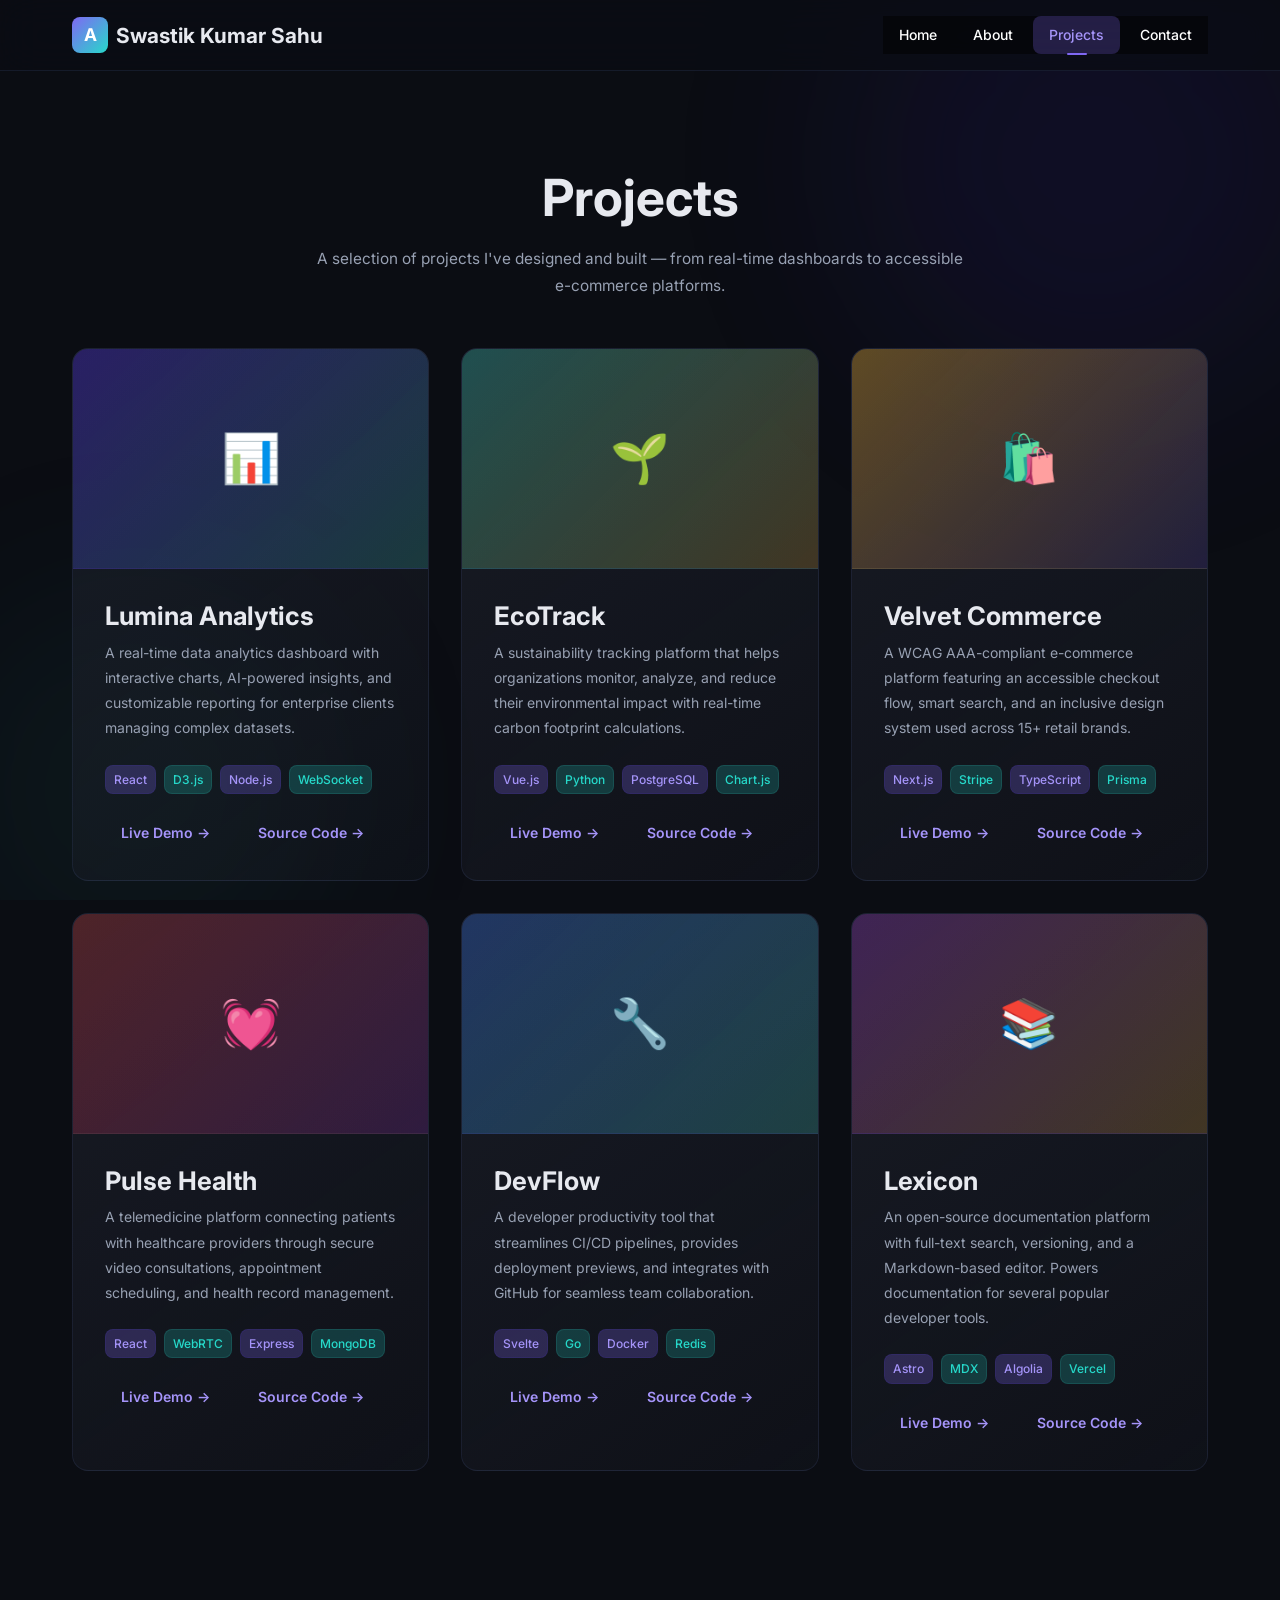
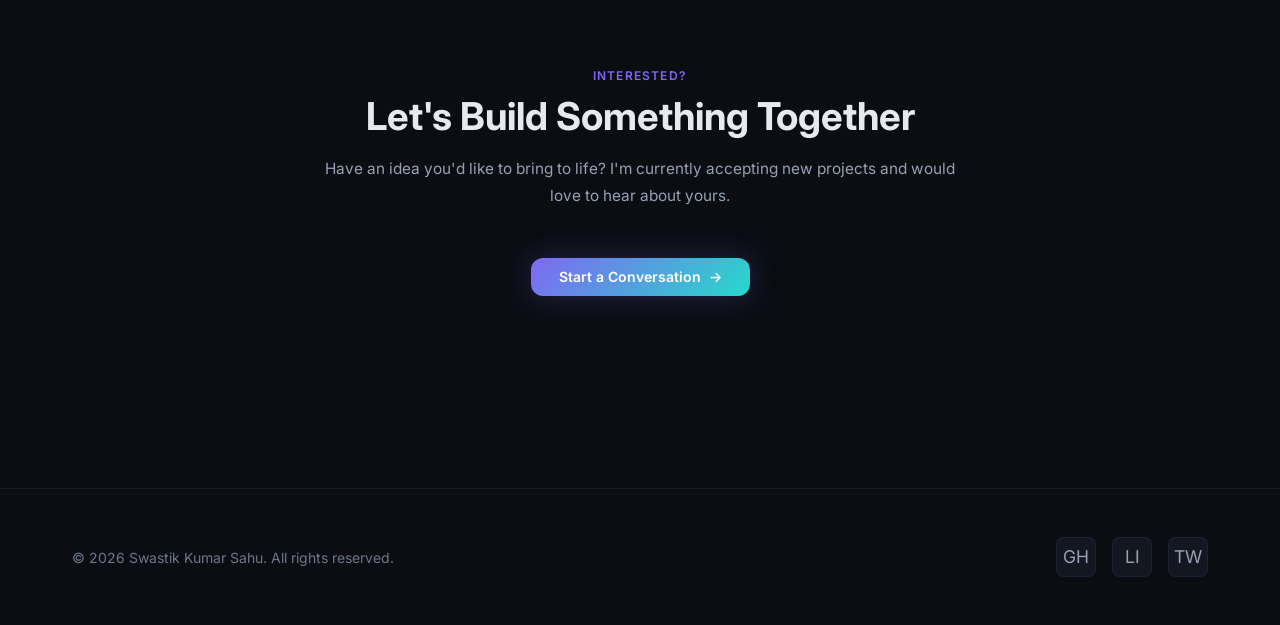
<file: projects.html>
<!DOCTYPE html>
<html lang="en" dir="ltr">
<head>
  <meta charset="UTF-8">
  <meta name="viewport" content="width=device-width, initial-scale=1.0">

  <!-- SEO Meta Tags -->
  <title>Projects — Swastik Kumar Sahu | Web Development Portfolio</title>
  <meta name="description" content="Browse Swastik Kumar Sahu's portfolio of web development and design projects. Each project showcases modern technologies, accessibility best practices, and thoughtful design.">
  <meta name="keywords" content="web projects, portfolio, case studies, React, Vue, Node.js, full-stack">
  <meta name="author" content="Swastik Kumar Sahu">
  <meta name="robots" content="index, follow">

  <!-- Open Graph -->
  <meta property="og:type" content="website">
  <meta property="og:title" content="Projects — Swastik Kumar Sahu">
  <meta property="og:description" content="A curated collection of web development and design projects.">
  <meta property="og:url" content="https://swastikkumarsahu.dev/projects">

  <!-- Canonical -->
  <link rel="canonical" href="https://swastikkumarsahu.dev/projects">

  <!-- Fonts -->
  <link rel="preconnect" href="https://fonts.googleapis.com">
  <link rel="preconnect" href="https://fonts.gstatic.com" crossorigin>
  <link href="https://fonts.googleapis.com/css2?family=Inter:wght@400;500;600;700&display=swap" rel="stylesheet">

  <meta name="theme-color" content="#0f1118">
  <link rel="stylesheet" href="styles.css">
</head>
<body>
  <div class="bg-orbs" aria-hidden="true"></div>
  <a href="#main-content" class="skip-link">Skip to main content</a>

  <!-- ===================== SITE HEADER ===================== -->
  <header class="site-header" role="banner">
    <div class="container">
      <a href="index.html" class="site-logo" aria-label="Swastik Kumar Sahu — Home">
        <span class="logo-icon" aria-hidden="true">A</span>
        <span>Swastik Kumar Sahu</span>
      </a>

      <button
        class="nav-toggle"
        id="nav-toggle"
        aria-expanded="false"
        aria-controls="primary-nav"
        aria-label="Open navigation menu"
      >
        <span class="nav-toggle__icon" aria-hidden="true"></span>
      </button>

      <nav class="primary-nav" id="primary-nav" aria-label="Primary navigation" data-visible="false">
        <ul class="primary-nav__list" role="list">
          <li><a href="index.html" class="primary-nav__link">Home</a></li>
          <li><a href="about.html" class="primary-nav__link">About</a></li>
          <li><a href="projects.html" class="primary-nav__link" aria-current="page">Projects</a></li>
          <li><a href="contact.html" class="primary-nav__link">Contact</a></li>
        </ul>
      </nav>
    </div>
  </header>

  <!-- ===================== MAIN CONTENT ===================== -->
  <main id="main-content">

    <!-- PAGE HEADER -->
    <div class="page-header">
      <div class="container container--narrow">
        <h1 class="page-header__title">Projects</h1>
        <p class="page-header__description">
          A selection of projects I've designed and built — from real-time 
          dashboards to accessible e-commerce platforms.
        </p>
      </div>
    </div>

    <!-- PROJECTS GRID -->
    <section class="section" aria-labelledby="all-projects-title" style="padding-top: 0;">
      <div class="container">
        <h2 id="all-projects-title" class="sr-only">All Projects</h2>

        <div class="cards-grid" role="list" aria-label="Project portfolio">

          <!-- Project 1 -->
          <article class="project-card animate-on-scroll" role="listitem">
            <div
              class="project-card__image"
              style="background: linear-gradient(135deg, hsla(250, 60%, 35%, 0.6), hsla(175, 50%, 30%, 0.4)); display: flex; align-items: center; justify-content: center; font-size: 3rem;"
              role="img"
              aria-label="Lumina Analytics project screenshot"
            >📊</div>
            <div class="project-card__body">
              <h3 class="project-card__title">Lumina Analytics</h3>
              <p class="project-card__description">
                A real-time data analytics dashboard with interactive charts, 
                AI-powered insights, and customizable reporting for enterprise 
                clients managing complex datasets.
              </p>
              <div class="project-card__tags" aria-label="Technologies used">
                <span class="tag">React</span>
                <span class="tag tag--teal">D3.js</span>
                <span class="tag">Node.js</span>
                <span class="tag tag--teal">WebSocket</span>
              </div>
              <div class="project-card__links">
                <a href="#" class="btn btn--ghost" aria-label="View Lumina Analytics live demo">Live Demo →</a>
                <a href="#" class="btn btn--ghost" aria-label="View Lumina Analytics source code">Source Code →</a>
              </div>
            </div>
          </article>

          <!-- Project 2 -->
          <article class="project-card animate-on-scroll" role="listitem">
            <div
              class="project-card__image"
              style="background: linear-gradient(135deg, hsla(175, 50%, 30%, 0.6), hsla(40, 50%, 35%, 0.4)); display: flex; align-items: center; justify-content: center; font-size: 3rem;"
              role="img"
              aria-label="EcoTrack project screenshot"
            >🌱</div>
            <div class="project-card__body">
              <h3 class="project-card__title">EcoTrack</h3>
              <p class="project-card__description">
                A sustainability tracking platform that helps organizations 
                monitor, analyze, and reduce their environmental impact with 
                real-time carbon footprint calculations.
              </p>
              <div class="project-card__tags" aria-label="Technologies used">
                <span class="tag">Vue.js</span>
                <span class="tag tag--teal">Python</span>
                <span class="tag">PostgreSQL</span>
                <span class="tag tag--teal">Chart.js</span>
              </div>
              <div class="project-card__links">
                <a href="#" class="btn btn--ghost" aria-label="View EcoTrack live demo">Live Demo →</a>
                <a href="#" class="btn btn--ghost" aria-label="View EcoTrack source code">Source Code →</a>
              </div>
            </div>
          </article>

          <!-- Project 3 -->
          <article class="project-card animate-on-scroll" role="listitem">
            <div
              class="project-card__image"
              style="background: linear-gradient(135deg, hsla(40, 60%, 35%, 0.6), hsla(250, 40%, 30%, 0.4)); display: flex; align-items: center; justify-content: center; font-size: 3rem;"
              role="img"
              aria-label="Velvet Commerce project screenshot"
            >🛍️</div>
            <div class="project-card__body">
              <h3 class="project-card__title">Velvet Commerce</h3>
              <p class="project-card__description">
                A WCAG AAA-compliant e-commerce platform featuring an accessible 
                checkout flow, smart search, and an inclusive design system used 
                across 15+ retail brands.
              </p>
              <div class="project-card__tags" aria-label="Technologies used">
                <span class="tag">Next.js</span>
                <span class="tag tag--teal">Stripe</span>
                <span class="tag">TypeScript</span>
                <span class="tag tag--teal">Prisma</span>
              </div>
              <div class="project-card__links">
                <a href="#" class="btn btn--ghost" aria-label="View Velvet Commerce live demo">Live Demo →</a>
                <a href="#" class="btn btn--ghost" aria-label="View Velvet Commerce source code">Source Code →</a>
              </div>
            </div>
          </article>

          <!-- Project 4 -->
          <article class="project-card animate-on-scroll" role="listitem">
            <div
              class="project-card__image"
              style="background: linear-gradient(135deg, hsla(0, 50%, 35%, 0.5), hsla(280, 50%, 30%, 0.4)); display: flex; align-items: center; justify-content: center; font-size: 3rem;"
              role="img"
              aria-label="Pulse Health project screenshot"
            >💓</div>
            <div class="project-card__body">
              <h3 class="project-card__title">Pulse Health</h3>
              <p class="project-card__description">
                A telemedicine platform connecting patients with healthcare 
                providers through secure video consultations, appointment 
                scheduling, and health record management.
              </p>
              <div class="project-card__tags" aria-label="Technologies used">
                <span class="tag">React</span>
                <span class="tag tag--teal">WebRTC</span>
                <span class="tag">Express</span>
                <span class="tag tag--teal">MongoDB</span>
              </div>
              <div class="project-card__links">
                <a href="#" class="btn btn--ghost" aria-label="View Pulse Health live demo">Live Demo →</a>
                <a href="#" class="btn btn--ghost" aria-label="View Pulse Health source code">Source Code →</a>
              </div>
            </div>
          </article>

          <!-- Project 5 -->
          <article class="project-card animate-on-scroll" role="listitem">
            <div
              class="project-card__image"
              style="background: linear-gradient(135deg, hsla(220, 55%, 35%, 0.6), hsla(175, 45%, 35%, 0.4)); display: flex; align-items: center; justify-content: center; font-size: 3rem;"
              role="img"
              aria-label="DevFlow project screenshot"
            >🔧</div>
            <div class="project-card__body">
              <h3 class="project-card__title">DevFlow</h3>
              <p class="project-card__description">
                A developer productivity tool that streamlines CI/CD pipelines, 
                provides deployment previews, and integrates with GitHub for 
                seamless team collaboration.
              </p>
              <div class="project-card__tags" aria-label="Technologies used">
                <span class="tag">Svelte</span>
                <span class="tag tag--teal">Go</span>
                <span class="tag">Docker</span>
                <span class="tag tag--teal">Redis</span>
              </div>
              <div class="project-card__links">
                <a href="#" class="btn btn--ghost" aria-label="View DevFlow live demo">Live Demo →</a>
                <a href="#" class="btn btn--ghost" aria-label="View DevFlow source code">Source Code →</a>
              </div>
            </div>
          </article>

          <!-- Project 6 -->
          <article class="project-card animate-on-scroll" role="listitem">
            <div
              class="project-card__image"
              style="background: linear-gradient(135deg, hsla(280, 50%, 35%, 0.5), hsla(40, 50%, 35%, 0.4)); display: flex; align-items: center; justify-content: center; font-size: 3rem;"
              role="img"
              aria-label="Lexicon project screenshot"
            >📚</div>
            <div class="project-card__body">
              <h3 class="project-card__title">Lexicon</h3>
              <p class="project-card__description">
                An open-source documentation platform with full-text search, 
                versioning, and a Markdown-based editor. Powers documentation 
                for several popular developer tools.
              </p>
              <div class="project-card__tags" aria-label="Technologies used">
                <span class="tag">Astro</span>
                <span class="tag tag--teal">MDX</span>
                <span class="tag">Algolia</span>
                <span class="tag tag--teal">Vercel</span>
              </div>
              <div class="project-card__links">
                <a href="#" class="btn btn--ghost" aria-label="View Lexicon live demo">Live Demo →</a>
                <a href="#" class="btn btn--ghost" aria-label="View Lexicon source code">Source Code →</a>
              </div>
            </div>
          </article>
        </div>
      </div>
    </section>

    <!-- CTA -->
    <section class="section" aria-labelledby="projects-cta-title" style="text-align: center;">
      <div class="container container--narrow animate-on-scroll">
        <span class="section__label">Interested?</span>
        <h2 id="projects-cta-title" class="section__title" style="margin-bottom: var(--space-md);">Let's Build Something Together</h2>
        <p class="section__description" style="margin-bottom: var(--space-2xl);">
          Have an idea you'd like to bring to life? I'm currently accepting 
          new projects and would love to hear about yours.
        </p>
        <a href="contact.html" class="btn btn--primary">
          Start a Conversation
          <span aria-hidden="true">→</span>
        </a>
      </div>
    </section>
  </main>

  <!-- ===================== SITE FOOTER ===================== -->
  <footer class="site-footer" role="contentinfo">
    <div class="container">
      <div class="footer__inner">
        <p class="footer__copyright">
          © <time datetime="2026">2026</time> Swastik Kumar Sahu. All rights reserved.
        </p>
        <nav aria-label="Social media links">
          <ul class="footer__social" role="list">
            <li>
              <a href="https://github.com" class="footer__social-link" aria-label="GitHub profile" target="_blank" rel="noopener noreferrer">
                <span aria-hidden="true">GH</span>
              </a>
            </li>
            <li>
              <a href="https://linkedin.com" class="footer__social-link" aria-label="LinkedIn profile" target="_blank" rel="noopener noreferrer">
                <span aria-hidden="true">LI</span>
              </a>
            </li>
            <li>
              <a href="https://twitter.com" class="footer__social-link" aria-label="Twitter profile" target="_blank" rel="noopener noreferrer">
                <span aria-hidden="true">TW</span>
              </a>
            </li>
          </ul>
        </nav>
      </div>
    </div>
  </footer>

  <script src="main.js"></script>
</body>
</html>
</file>
<file: styles.css>
/* ============================================
   DESIGN TOKENS & CUSTOM PROPERTIES
   ============================================ */
:root {
  /* Colors — curated dark palette with vibrant accents */
  --clr-bg-primary: hsl(225, 25%, 6%);
  --clr-bg-secondary: hsl(225, 20%, 10%);
  --clr-bg-card: hsla(225, 20%, 14%, 0.6);
  --clr-bg-glass: hsla(225, 20%, 16%, 0.45);
  --clr-border-glass: hsla(225, 30%, 40%, 0.2);
  --clr-border-hover: hsla(225, 40%, 55%, 0.35);

  --clr-text-primary: hsl(220, 20%, 92%);
  --clr-text-secondary: hsl(220, 15%, 65%);
  --clr-text-muted: hsl(220, 10%, 48%);

  --clr-accent: hsl(250, 85%, 68%);
  --clr-accent-light: hsl(250, 90%, 78%);
  --clr-accent-glow: hsla(250, 85%, 68%, 0.25);
  --clr-accent-secondary: hsl(175, 70%, 50%);
  --clr-accent-secondary-glow: hsla(175, 70%, 50%, 0.2);

  --clr-success: hsl(145, 65%, 50%);
  --clr-error: hsl(0, 75%, 62%);
  --clr-warning: hsl(40, 90%, 58%);

  /* Gradients */
  --gradient-accent: linear-gradient(135deg, var(--clr-accent), var(--clr-accent-secondary));
  --gradient-hero: linear-gradient(160deg, hsla(250, 60%, 30%, 0.4), hsla(175, 40%, 20%, 0.2));
  --gradient-card: linear-gradient(145deg, hsla(225, 20%, 18%, 0.5), hsla(225, 20%, 12%, 0.3));

  /* Typography */
  --font-primary: 'Inter', -apple-system, BlinkMacSystemFont, 'Segoe UI', sans-serif;
  --font-mono: 'JetBrains Mono', 'Fira Code', monospace;

  --fs-display: clamp(2.8rem, 6vw, 5rem);
  --fs-h1: clamp(2rem, 4vw, 3.2rem);
  --fs-h2: clamp(1.6rem, 3vw, 2.4rem);
  --fs-h3: clamp(1.2rem, 2vw, 1.6rem);
  --fs-body: clamp(0.95rem, 1.2vw, 1.1rem);
  --fs-small: 0.875rem;
  --fs-xs: 0.75rem;

  --fw-regular: 400;
  --fw-medium: 500;
  --fw-semibold: 600;
  --fw-bold: 700;

  --lh-tight: 1.2;
  --lh-normal: 1.6;
  --lh-relaxed: 1.8;

  /* Spacing */
  --space-xs: 0.25rem;
  --space-sm: 0.5rem;
  --space-md: 1rem;
  --space-lg: 1.5rem;
  --space-xl: 2rem;
  --space-2xl: 3rem;
  --space-3xl: 4rem;
  --space-4xl: 6rem;

  /* Layout */
  --container-max: 1200px;
  --container-narrow: 800px;

  /* Borders & Radii */
  --radius-sm: 0.5rem;
  --radius-md: 0.75rem;
  --radius-lg: 1rem;
  --radius-xl: 1.5rem;
  --radius-full: 9999px;

  /* Shadows */
  --shadow-sm: 0 2px 8px hsla(0, 0%, 0%, 0.15);
  --shadow-md: 0 4px 20px hsla(0, 0%, 0%, 0.25);
  --shadow-lg: 0 8px 40px hsla(0, 0%, 0%, 0.35);
  --shadow-glow: 0 0 30px var(--clr-accent-glow);

  /* Transitions */
  --transition-fast: 150ms ease;
  --transition-base: 250ms ease;
  --transition-slow: 400ms ease;
  --transition-spring: 500ms cubic-bezier(0.34, 1.56, 0.64, 1);

  /* Z-index scale */
  --z-base: 1;
  --z-dropdown: 10;
  --z-sticky: 100;
  --z-overlay: 1000;
  --z-modal: 2000;

  /* Focus ring (WCAG compliant) */
  --focus-ring: 0 0 0 3px var(--clr-accent), 0 0 0 6px hsla(250, 85%, 68%, 0.3);
}

/* ============================================
   RESET & BASE
   ============================================ */
*,
*::before,
*::after {
  box-sizing: border-box;
  margin: 0;
  padding: 0;
}

html {
  scroll-behavior: smooth;
  -webkit-text-size-adjust: 100%;
  text-size-adjust: 100%;
}

body {
  font-family: var(--font-primary);
  font-size: var(--fs-body);
  font-weight: var(--fw-regular);
  line-height: var(--lh-normal);
  color: var(--clr-text-primary);
  background-color: var(--clr-bg-primary);
  -webkit-font-smoothing: antialiased;
  -moz-osx-font-smoothing: grayscale;
  min-height: 100vh;
  overflow-x: hidden;
}

/* Accessible focus styles */
:focus-visible {
  outline: none;
  box-shadow: var(--focus-ring);
  border-radius: var(--radius-sm);
}

:focus:not(:focus-visible) {
  outline: none;
}

/* Skip to content link */
.skip-link {
  position: absolute;
  top: -100%;
  left: var(--space-md);
  padding: var(--space-sm) var(--space-lg);
  background: var(--clr-accent);
  color: white;
  font-weight: var(--fw-semibold);
  border-radius: 0 0 var(--radius-md) var(--radius-md);
  z-index: var(--z-modal);
  transition: top var(--transition-fast);
  text-decoration: none;
}

.skip-link:focus {
  top: 0;
}

/* ============================================
   TYPOGRAPHY
   ============================================ */
h1, h2, h3, h4, h5, h6 {
  font-weight: var(--fw-bold);
  line-height: var(--lh-tight);
  color: var(--clr-text-primary);
}

h1 { font-size: var(--fs-h1); }
h2 { font-size: var(--fs-h2); }
h3 { font-size: var(--fs-h3); }

p {
  color: var(--clr-text-secondary);
  line-height: var(--lh-relaxed);
  max-width: 65ch;
}

a {
  color: var(--clr-accent-light);
  text-decoration: none;
  transition: color var(--transition-fast);
}

a:hover {
  color: var(--clr-accent);
}

img {
  max-width: 100%;
  height: auto;
  display: block;
}

ul, ol {
  list-style: none;
}

/* Screen reader only */
.sr-only {
  position: absolute;
  width: 1px;
  height: 1px;
  padding: 0;
  margin: -1px;
  overflow: hidden;
  clip: rect(0, 0, 0, 0);
  white-space: nowrap;
  border: 0;
}

/* ============================================
   ANIMATED BACKGROUND
   ============================================ */
.bg-orbs {
  position: fixed;
  inset: 0;
  z-index: -1;
  overflow: hidden;
  pointer-events: none;
}

.bg-orbs::before,
.bg-orbs::after {
  content: '';
  position: absolute;
  border-radius: 50%;
  filter: blur(100px);
  opacity: 0.4;
  animation: orbFloat 20s ease-in-out infinite;
}

.bg-orbs::before {
  width: 500px;
  height: 500px;
  background: hsla(250, 70%, 40%, 0.3);
  top: -10%;
  right: -5%;
}

.bg-orbs::after {
  width: 400px;
  height: 400px;
  background: hsla(175, 60%, 35%, 0.2);
  bottom: -10%;
  left: -5%;
  animation-delay: -10s;
}

@keyframes orbFloat {
  0%, 100% { transform: translate(0, 0) scale(1); }
  33% { transform: translate(30px, -40px) scale(1.05); }
  66% { transform: translate(-20px, 30px) scale(0.95); }
}

/* ============================================
   LAYOUT CONTAINER
   ============================================ */
.container {
  width: 100%;
  max-width: var(--container-max);
  margin-inline: auto;
  padding-inline: var(--space-xl);
}

.container--narrow {
  max-width: var(--container-narrow);
}

/* ============================================
   SITE HEADER & NAVIGATION
   ============================================ */
.site-header {
  position: sticky;
  top: 0;
  z-index: var(--z-sticky);
  background: hsla(225, 25%, 6%, 0.8);
  backdrop-filter: blur(20px) saturate(1.5);
  -webkit-backdrop-filter: blur(20px) saturate(1.5);
  border-bottom: 1px solid var(--clr-border-glass);
  transition: background var(--transition-base);
}

.site-header .container {
  display: flex;
  align-items: center;
  justify-content: space-between;
  padding-block: var(--space-md);
}

/* Logo */
.site-logo {
  display: flex;
  align-items: center;
  gap: var(--space-sm);
  font-size: 1.3rem;
  font-weight: var(--fw-bold);
  color: var(--clr-text-primary);
  text-decoration: none;
  transition: transform var(--transition-spring);
}

.site-logo:hover {
  transform: scale(1.03);
  color: var(--clr-text-primary);
}

.logo-icon {
  width: 36px;
  height: 36px;
  background: var(--gradient-accent);
  border-radius: var(--radius-sm);
  display: flex;
  align-items: center;
  justify-content: center;
  font-size: 1.1rem;
  color: white;
  font-weight: var(--fw-bold);
}

/* Primary navigation */
.primary-nav__list {
      
  display: flex;
  align-items: center;
  
  gap: var(--space-xs);
  background: hsla(0, 0%, 0%, 0.5);
  
}

.primary-nav__link {
  display: inline-flex;
  align-items: center;
  gap: var(--space-xs);
  padding: var(--space-sm) var(--space-md);
  /* color: var(--clr-text-secondary); */
  color:#fff;
  font-size: var(--fs-small);
  font-weight: var(--fw-medium);
  border-radius: var(--radius-sm);
  transition: all var(--transition-fast);
  text-decoration: none;
  position: relative;
}

.primary-nav__link:hover {
  color: var(--clr-text-primary);
  background: hsla(225, 20%, 20%, 0.5);
}

.primary-nav__link[aria-current="page"] {
  color: var(--clr-accent-light);
  background: var(--clr-accent-glow);
}

.primary-nav__link[aria-current="page"]::after {
  content: '';
  position: absolute;
  bottom: -1px;
  left: 50%;
  transform: translateX(-50%);
  width: 20px;
  height: 2px;
  background: var(--clr-accent);
  border-radius: var(--radius-full);
}

/* Mobile navigation toggle */
.nav-toggle {
  display: none;
  background: none;
  border: none;
  color: var(--clr-text-primary);
  cursor: pointer;
  padding: var(--space-sm);
  border-radius: var(--radius-sm);
  transition: background var(--transition-fast);
}

.nav-toggle:hover {
  background: hsla(225, 20%, 20%, 0.5);
}

.nav-toggle__icon {
  display: block;
  width: 24px;
  height: 2px;
  background: currentColor;
  position: relative;
  transition: background var(--transition-fast);
}

.nav-toggle__icon::before,
.nav-toggle__icon::after {
  content: '';
  position: absolute;
  left: 0;
  width: 100%;
  height: 2px;
  background: currentColor;
  transition: transform var(--transition-base);
}

.nav-toggle__icon::before { top: -7px; }
.nav-toggle__icon::after { bottom: -7px; }

.nav-toggle[aria-expanded="true"] .nav-toggle__icon {
  background: transparent;
}

.nav-toggle[aria-expanded="true"] .nav-toggle__icon::before {
  transform: rotate(45deg) translate(5px, 5px);
}

.nav-toggle[aria-expanded="true"] .nav-toggle__icon::after {
  transform: rotate(-45deg) translate(5px, -5px);
}

/* ============================================
   HERO SECTION
   ============================================ */
.hero {
  min-height: 80vh;
  display: flex;
  align-items: center;
  position: relative;
  overflow: hidden;
  padding-block: var(--space-4xl);
}

.hero__content {
  max-width: 700px;
}

.hero__badge {
  display: inline-flex;
  align-items: center;
  gap: var(--space-sm);
  padding: var(--space-xs) var(--space-md);
  background: var(--clr-accent-glow);
  border: 1px solid hsla(250, 85%, 68%, 0.2);
  border-radius: var(--radius-full);
  font-size: var(--fs-xs);
  font-weight: var(--fw-medium);
  color: var(--clr-accent-light);
  margin-bottom: var(--space-xl);
  animation: fadeInUp 0.6s ease-out;
}

.hero__badge .pulse-dot {
  width: 8px;
  height: 8px;
  background: var(--clr-success);
  border-radius: 50%;
  animation: pulse 2s ease-in-out infinite;
}

.hero__title {
  font-size: var(--fs-display);
  font-weight: var(--fw-bold);
  line-height: 1.1;
  margin-bottom: var(--space-lg);
  animation: fadeInUp 0.6s ease-out 0.1s both;
}

.hero__title .gradient-text {
  background: var(--gradient-accent);
  -webkit-background-clip: text;
  -webkit-text-fill-color: transparent;
  background-clip: text;
}

.hero__subtitle {
  font-size: clamp(1.05rem, 1.5vw, 1.25rem);
  color: var(--clr-text-secondary);
  margin-bottom: var(--space-2xl);
  max-width: 55ch;
  animation: fadeInUp 0.6s ease-out 0.2s both;
}

.hero__actions {
  display: flex;
  flex-wrap: wrap;
  gap: var(--space-md);
  animation: fadeInUp 0.6s ease-out 0.3s both;
}

/* ============================================
   BUTTONS
   ============================================ */
.btn {
  display: inline-flex;
  align-items: center;
  justify-content: center;
  gap: var(--space-sm);
  padding: 0.75rem 1.75rem;
  font-family: var(--font-primary);
  font-size: var(--fs-small);
  font-weight: var(--fw-semibold);
  border-radius: var(--radius-md);
  border: none;
  cursor: pointer;
  transition: all var(--transition-base);
  text-decoration: none;
  line-height: 1;
  white-space: nowrap;
}

.btn--primary {
  background: var(--gradient-accent);
  color: white;
  box-shadow: var(--shadow-glow);
}

.btn--primary:hover {
  transform: translateY(-2px);
  box-shadow: 0 0 40px var(--clr-accent-glow), var(--shadow-md);
  color: white;
}

.btn--secondary {
  background: var(--clr-bg-glass);
  color: var(--clr-text-primary);
  border: 1px solid var(--clr-border-glass);
  backdrop-filter: blur(10px);
}

.btn--secondary:hover {
  background: hsla(225, 20%, 20%, 0.6);
  border-color: var(--clr-border-hover);
  transform: translateY(-2px);
  color: var(--clr-text-primary);
}

.btn--ghost {
  background: transparent;
  color: var(--clr-accent-light);
  padding: 0.5rem 1rem;
}

.btn--ghost:hover {
  background: var(--clr-accent-glow);
  color: var(--clr-accent-light);
}

/* ============================================
   SECTION STYLING
   ============================================ */
.section {
  padding-block: var(--space-4xl);
}

.section__header {
  text-align: center;
  margin-bottom: var(--space-3xl);
}

.section__label {
  display: inline-block;
  font-size: var(--fs-xs);
  font-weight: var(--fw-semibold);
  letter-spacing: 0.1em;
  text-transform: uppercase;
  color: var(--clr-accent);
  margin-bottom: var(--space-sm);
}

.section__title {
  margin-bottom: var(--space-md);
}

.section__description {
  margin-inline: auto;
  text-align: center;
}

/* ============================================
   CARDS
   ============================================ */
.card {
  background: var(--gradient-card);
  border: 1px solid var(--clr-border-glass);
  border-radius: var(--radius-lg);
  padding: var(--space-xl);
  backdrop-filter: blur(10px);
  transition: all var(--transition-base);
  position: relative;
  overflow: hidden;
}

.card::before {
  content: '';
  position: absolute;
  inset: 0;
  border-radius: inherit;
  background: linear-gradient(135deg, hsla(250, 50%, 50%, 0.05), transparent);
  opacity: 0;
  transition: opacity var(--transition-base);
}

.card:hover {
  border-color: var(--clr-border-hover);
  transform: translateY(-4px);
  box-shadow: var(--shadow-lg);
}

.card:hover::before {
  opacity: 1;
}

.card__icon {
  width: 48px;
  height: 48px;
  display: flex;
  align-items: center;
  justify-content: center;
  border-radius: var(--radius-md);
  font-size: 1.4rem;
  margin-bottom: var(--space-lg);
}

.card__icon--purple {
  background: hsla(250, 60%, 50%, 0.15);
  color: var(--clr-accent-light);
}

.card__icon--teal {
  background: var(--clr-accent-secondary-glow);
  color: var(--clr-accent-secondary);
}

.card__icon--amber {
  background: hsla(40, 70%, 50%, 0.15);
  color: var(--clr-warning);
}

.card__title {
  font-size: var(--fs-h3);
  margin-bottom: var(--space-sm);
}

.card__text {
  font-size: var(--fs-small);
}

/* Cards grid */
.cards-grid {
  display: grid;
  grid-template-columns: repeat(auto-fit, minmax(300px, 1fr));
  gap: var(--space-xl);
}

/* ============================================
   PROJECT CARDS
   ============================================ */
.project-card {
  background: var(--gradient-card);
  border: 1px solid var(--clr-border-glass);
  border-radius: var(--radius-lg);
  overflow: hidden;
  transition: all var(--transition-base);
}

.project-card:hover {
  border-color: var(--clr-border-hover);
  transform: translateY(-4px);
  box-shadow: var(--shadow-lg);
}

.project-card__image {
  width: 100%;
  height: 220px;
  object-fit: cover;
  border-bottom: 1px solid var(--clr-border-glass);
}

.project-card__body {
  padding: var(--space-xl);
}

.project-card__title {
  font-size: var(--fs-h3);
  margin-bottom: var(--space-sm);
}

.project-card__description {
  font-size: var(--fs-small);
  margin-bottom: var(--space-lg);
}

.project-card__tags {
  display: flex;
  flex-wrap: wrap;
  gap: var(--space-sm);
  margin-bottom: var(--space-lg);
}

.tag {
  display: inline-block;
  padding: var(--space-xs) var(--space-sm);
  background: var(--clr-accent-glow);
  color: var(--clr-accent-light);
  font-size: var(--fs-xs);
  font-weight: var(--fw-medium);
  border-radius: var(--radius-sm);
  border: 1px solid hsla(250, 60%, 50%, 0.15);
}

.tag--teal {
  background: var(--clr-accent-secondary-glow);
  color: var(--clr-accent-secondary);
  border-color: hsla(175, 60%, 50%, 0.15);
}

.project-card__links {
  display: flex;
  gap: var(--space-md);
}

/* ============================================
   ABOUT PAGE — TIMELINE
   ============================================ */
.timeline {
  position: relative;
  padding-left: var(--space-2xl);
}

.timeline::before {
  content: '';
  position: absolute;
  left: 0;
  top: 0;
  bottom: 0;
  width: 2px;
  background: linear-gradient(to bottom, var(--clr-accent), var(--clr-accent-secondary), transparent);
  border-radius: var(--radius-full);
}

.timeline__item {
  position: relative;
  padding-bottom: var(--space-2xl);
}

.timeline__item::before {
  content: '';
  position: absolute;
  left: calc(-1 * var(--space-2xl) - 5px);
  top: 6px;
  width: 12px;
  height: 12px;
  background: var(--clr-accent);
  border-radius: 50%;
  border: 2px solid var(--clr-bg-primary);
  box-shadow: 0 0 0 4px var(--clr-accent-glow);
}

.timeline__year {
  font-size: var(--fs-xs);
  font-weight: var(--fw-semibold);
  color: var(--clr-accent);
  letter-spacing: 0.05em;
  margin-bottom: var(--space-xs);
}

.timeline__title {
  font-size: var(--fs-h3);
  margin-bottom: var(--space-xs);
}

.timeline__text {
  font-size: var(--fs-small);
}

/* ============================================
   SKILLS GRID
   ============================================ */
.skills-grid {
  display: grid;
  grid-template-columns: repeat(auto-fit, minmax(160px, 1fr));
  gap: var(--space-md);
}

.skill-item {
  display: flex;
  align-items: center;
  gap: var(--space-md);
  padding: var(--space-md) var(--space-lg);
  background: var(--clr-bg-glass);
  border: 1px solid var(--clr-border-glass);
  border-radius: var(--radius-md);
  transition: all var(--transition-base);
}

.skill-item:hover {
  border-color: var(--clr-border-hover);
  transform: translateY(-2px);
}

.skill-item__icon {
  font-size: 1.5rem;
  flex-shrink: 0;
}

.skill-item__name {
  font-size: var(--fs-small);
  font-weight: var(--fw-medium);
}

/* ============================================
   CONTACT FORM
   ============================================ */
.contact-layout {
  display: grid;
  grid-template-columns: 1fr 1fr;
  gap: var(--space-3xl);
  align-items: start;
}

.contact-info__title {
  font-size: var(--fs-h2);
  margin-bottom: var(--space-md);
}

.contact-info__text {
  margin-bottom: var(--space-2xl);
}

.contact-links {
  display: flex;
  flex-direction: column;
  gap: var(--space-md);
}

.contact-link {
  display: flex;
  align-items: center;
  gap: var(--space-md);
  padding: var(--space-md) var(--space-lg);
  background: var(--clr-bg-glass);
  border: 1px solid var(--clr-border-glass);
  border-radius: var(--radius-md);
  color: var(--clr-text-secondary);
  transition: all var(--transition-base);
  text-decoration: none;
}

.contact-link:hover {
  border-color: var(--clr-border-hover);
  color: var(--clr-text-primary);
  transform: translateX(4px);
}

.contact-link__icon {
  font-size: 1.3rem;
  flex-shrink: 0;
}

.contact-link__label {
  font-size: var(--fs-xs);
  color: var(--clr-text-muted);
  display: block;
  margin-bottom: 2px;
}

.contact-link__value {
  font-size: var(--fs-small);
  font-weight: var(--fw-medium);
}

/* Form */
.form {
  background: var(--gradient-card);
  border: 1px solid var(--clr-border-glass);
  border-radius: var(--radius-xl);
  padding: var(--space-2xl);
  backdrop-filter: blur(10px);
}

.form__group {
  margin-bottom: var(--space-lg);
}

.form__label {
  display: block;
  font-size: var(--fs-small);
  font-weight: var(--fw-medium);
  color: var(--clr-text-primary);
  margin-bottom: var(--space-sm);
}

.form__label .required {
  color: var(--clr-error);
  margin-left: 2px;
}

.form__input,
.form__textarea {
  width: 100%;
  padding: 0.75rem 1rem;
  font-family: var(--font-primary);
  font-size: var(--fs-body);
  color: var(--clr-text-primary);
  background: var(--clr-bg-secondary);
  border: 1px solid var(--clr-border-glass);
  border-radius: var(--radius-md);
  transition: all var(--transition-fast);
  appearance: none;
}

.form__input::placeholder,
.form__textarea::placeholder {
  color: var(--clr-text-muted);
}

.form__input:hover,
.form__textarea:hover {
  border-color: var(--clr-border-hover);
}

.form__input:focus,
.form__textarea:focus {
  outline: none;
  border-color: var(--clr-accent);
  box-shadow: 0 0 0 3px var(--clr-accent-glow);
}

.form__input[aria-invalid="true"],
.form__textarea[aria-invalid="true"] {
  border-color: var(--clr-error);
  box-shadow: 0 0 0 3px hsla(0, 75%, 62%, 0.2);
}

.form__textarea {
  min-height: 140px;
  resize: vertical;
}

.form__error {
  display: none;
  font-size: var(--fs-xs);
  color: var(--clr-error);
  margin-top: var(--space-xs);
}

.form__error[aria-live] {
  display: block;
}

.form__error:empty {
  display: none;
}

.form__submit {
  width: 100%;
  padding: 0.9rem;
  margin-top: var(--space-md);
}

/* Success message */
.form__success {
  display: none;
  padding: var(--space-lg);
  background: hsla(145, 50%, 40%, 0.12);
  border: 1px solid hsla(145, 50%, 40%, 0.25);
  border-radius: var(--radius-md);
  color: var(--clr-success);
  font-weight: var(--fw-medium);
  text-align: center;
  margin-top: var(--space-md);
}

.form__success.is-visible {
  display: block;
  animation: fadeInUp 0.4s ease-out;
}

/* ============================================
   SITE FOOTER
   ============================================ */
.site-footer {
  border-top: 1px solid var(--clr-border-glass);
  padding-block: var(--space-2xl);
  margin-top: var(--space-4xl);
}

.footer__inner {
  display: flex;
  align-items: center;
  justify-content: space-between;
  flex-wrap: wrap;
  gap: var(--space-md);
}

.footer__copyright {
  font-size: var(--fs-small);
  color: var(--clr-text-muted);
}

.footer__social {
  display: flex;
  gap: var(--space-md);
}

.footer__social-link {
  display: flex;
  align-items: center;
  justify-content: center;
  width: 40px;
  height: 40px;
  background: var(--clr-bg-glass);
  border: 1px solid var(--clr-border-glass);
  border-radius: var(--radius-sm);
  color: var(--clr-text-secondary);
  font-size: 1.1rem;
  transition: all var(--transition-base);
  text-decoration: none;
}

.footer__social-link:hover {
  color: var(--clr-accent-light);
  border-color: var(--clr-border-hover);
  transform: translateY(-2px);
}

/* ============================================
   PAGE HEADER (for inner pages)
   ============================================ */
.page-header {
  padding-block: var(--space-4xl) var(--space-2xl);
  text-align: center;
}

.page-header__title {
  font-size: var(--fs-h1);
  margin-bottom: var(--space-md);
  animation: fadeInUp 0.6s ease-out;
}

.page-header__description {
  margin-inline: auto;
  text-align: center;
  animation: fadeInUp 0.6s ease-out 0.1s both;
}

/* ============================================
   STATS ROW
   ============================================ */
.stats-row {
  display: flex;
  gap: var(--space-3xl);
  margin-top: var(--space-3xl);
  padding-top: var(--space-2xl);
  border-top: 1px solid var(--clr-border-glass);
  animation: fadeInUp 0.6s ease-out 0.4s both;
}

.stat {
  text-align: left;
}

.stat__number {
  display: block;
  font-size: var(--fs-h2);
  font-weight: var(--fw-bold);
  background: var(--gradient-accent);
  -webkit-background-clip: text;
  -webkit-text-fill-color: transparent;
  background-clip: text;
  line-height: 1;
  margin-bottom: var(--space-xs);
}

.stat__label {
  font-size: var(--fs-xs);
  color: var(--clr-text-muted);
  text-transform: uppercase;
  letter-spacing: 0.08em;
  font-weight: var(--fw-medium);
}

/* ============================================
   ANIMATIONS
   ============================================ */
@keyframes fadeInUp {
  from {
    opacity: 0;
    transform: translateY(20px);
  }
  to {
    opacity: 1;
    transform: translateY(0);
  }
}

@keyframes pulse {
  0%, 100% { opacity: 1; transform: scale(1); }
  50% { opacity: 0.5; transform: scale(1.3); }
}

/* Scroll-triggered animation class */
.animate-on-scroll {
  opacity: 0;
  transform: translateY(30px);
  transition: opacity 0.6s ease-out, transform 0.6s ease-out;
}

.animate-on-scroll.is-visible {
  opacity: 1;
  transform: translateY(0);
}

/* Staggered children */
.stagger-children > * {
  opacity: 0;
  transform: translateY(20px);
  transition: opacity 0.5s ease-out, transform 0.5s ease-out;
}

.stagger-children.is-visible > *:nth-child(1) { transition-delay: 0s; opacity: 1; transform: none; }
.stagger-children.is-visible > *:nth-child(2) { transition-delay: 0.1s; opacity: 1; transform: none; }
.stagger-children.is-visible > *:nth-child(3) { transition-delay: 0.2s; opacity: 1; transform: none; }
.stagger-children.is-visible > *:nth-child(4) { transition-delay: 0.3s; opacity: 1; transform: none; }
.stagger-children.is-visible > *:nth-child(5) { transition-delay: 0.4s; opacity: 1; transform: none; }
.stagger-children.is-visible > *:nth-child(6) { transition-delay: 0.5s; opacity: 1; transform: none; }

/* ============================================
   RESPONSIVE — TABLET
   ============================================ */
@media (max-width: 900px) {
  .contact-layout {
    grid-template-columns: 1fr;
  }

  .stats-row {
    gap: var(--space-xl);
  }
}

/* ============================================
   RESPONSIVE — MOBILE
   ============================================ */
@media (max-width: 640px) {
  .container {
    padding-inline: var(--space-md);
  }

  /* Mobile nav */
  .nav-toggle {
    display: flex;
    align-items: center;
    justify-content: center;
  }

  .primary-nav {
    position: fixed;
    inset: 0;
    top: 65px;
    background: hsla(225, 25%, 6%, 0.96);
    backdrop-filter: blur(20px);
    -webkit-backdrop-filter: blur(20px);
    padding: var(--space-xl);
    transform: translateX(100%);
    transition: transform var(--transition-base);
    z-index: var(--z-overlay);
  }

  .primary-nav[data-visible="true"] {
    transform: translateX(0);
  }

  .primary-nav__list {
    flex-direction: column;
    gap: var(--space-sm);
  }

  .primary-nav__link {
    width: 100%;
    padding: var(--space-md);
    font-size: var(--fs-body);
    border-radius: var(--radius-md);
  }

  /* Hero */
  .hero {
    min-height: auto;
    padding-block: var(--space-3xl);
  }

  .stats-row {
    flex-direction: column;
    gap: var(--space-lg);
  }

  .hero__actions {
    flex-direction: column;
  }

  .hero__actions .btn {
    width: 100%;
  }

  /* Cards */
  .cards-grid {
    grid-template-columns: 1fr;
  }
}

/* ============================================
   REDUCED MOTION
   ============================================ */
@media (prefers-reduced-motion: reduce) {
  *,
  *::before,
  *::after {
    animation-duration: 0.01ms !important;
    animation-iteration-count: 1 !important;
    transition-duration: 0.01ms !important;
    scroll-behavior: auto !important;
  }

  .animate-on-scroll {
    opacity: 1;
    transform: none;
  }

  .stagger-children > * {
    opacity: 1;
    transform: none;
  }

  .bg-orbs::before,
  .bg-orbs::after {
    animation: none;
  }
}

/* ============================================
   PRINT STYLES
   ============================================ */
@media print {
  .site-header,
  .bg-orbs,
  .nav-toggle,
  .footer__social {
    display: none;
  }

  body {
    background: white;
    color: black;
  }

  a {
    color: black;
    text-decoration: underline;
  }
}
</file>
